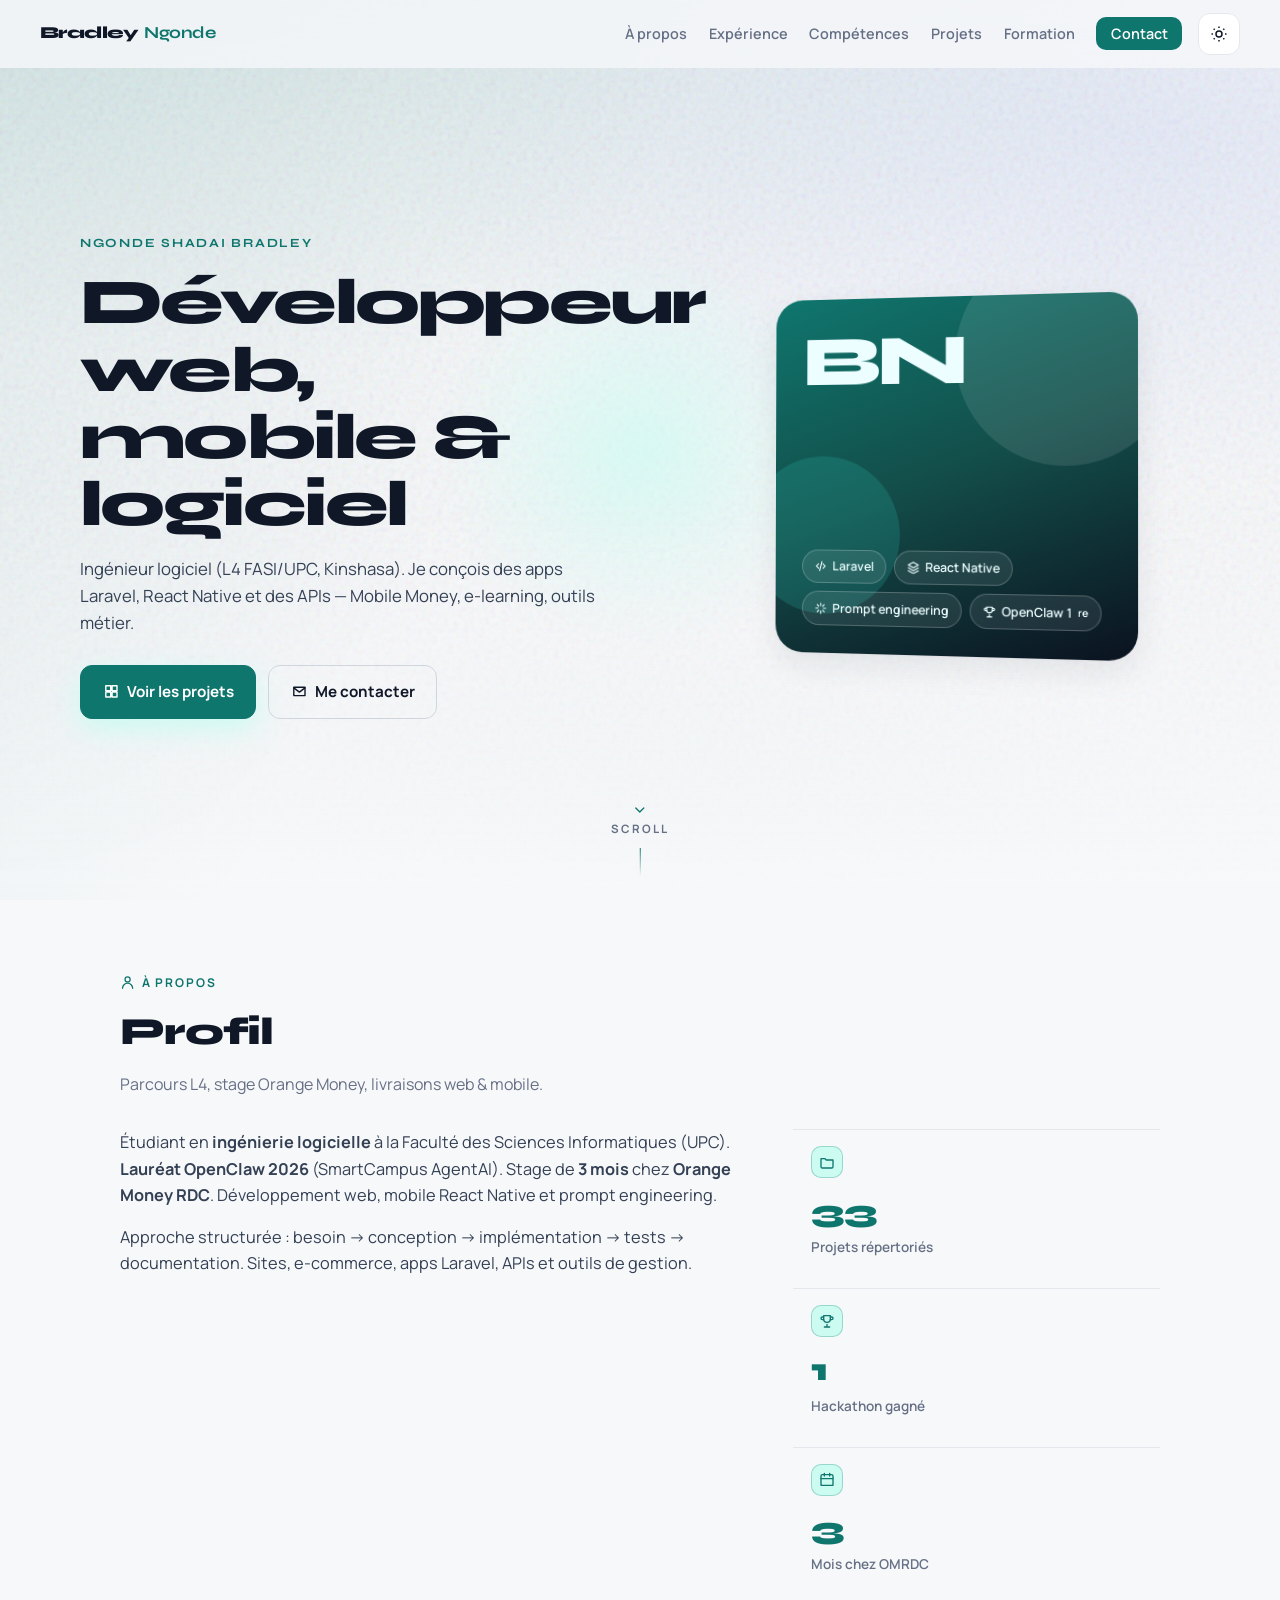
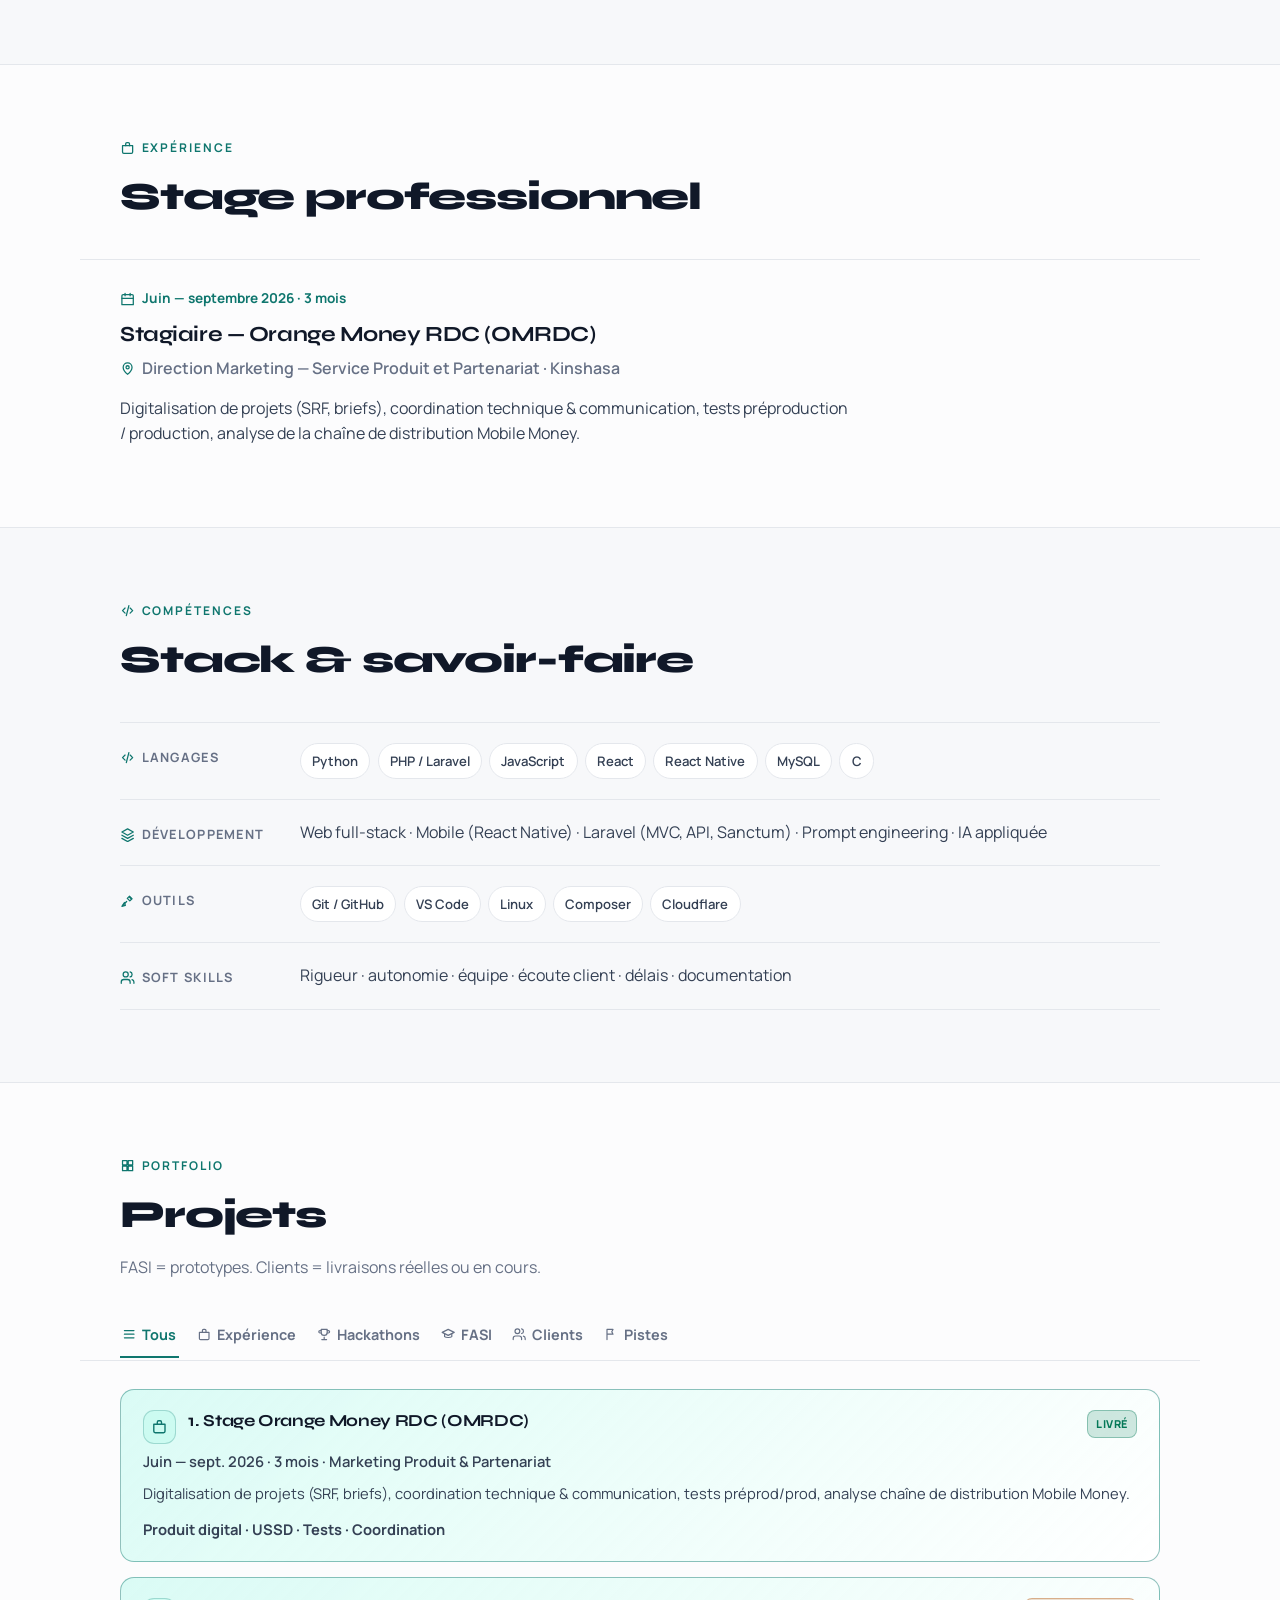
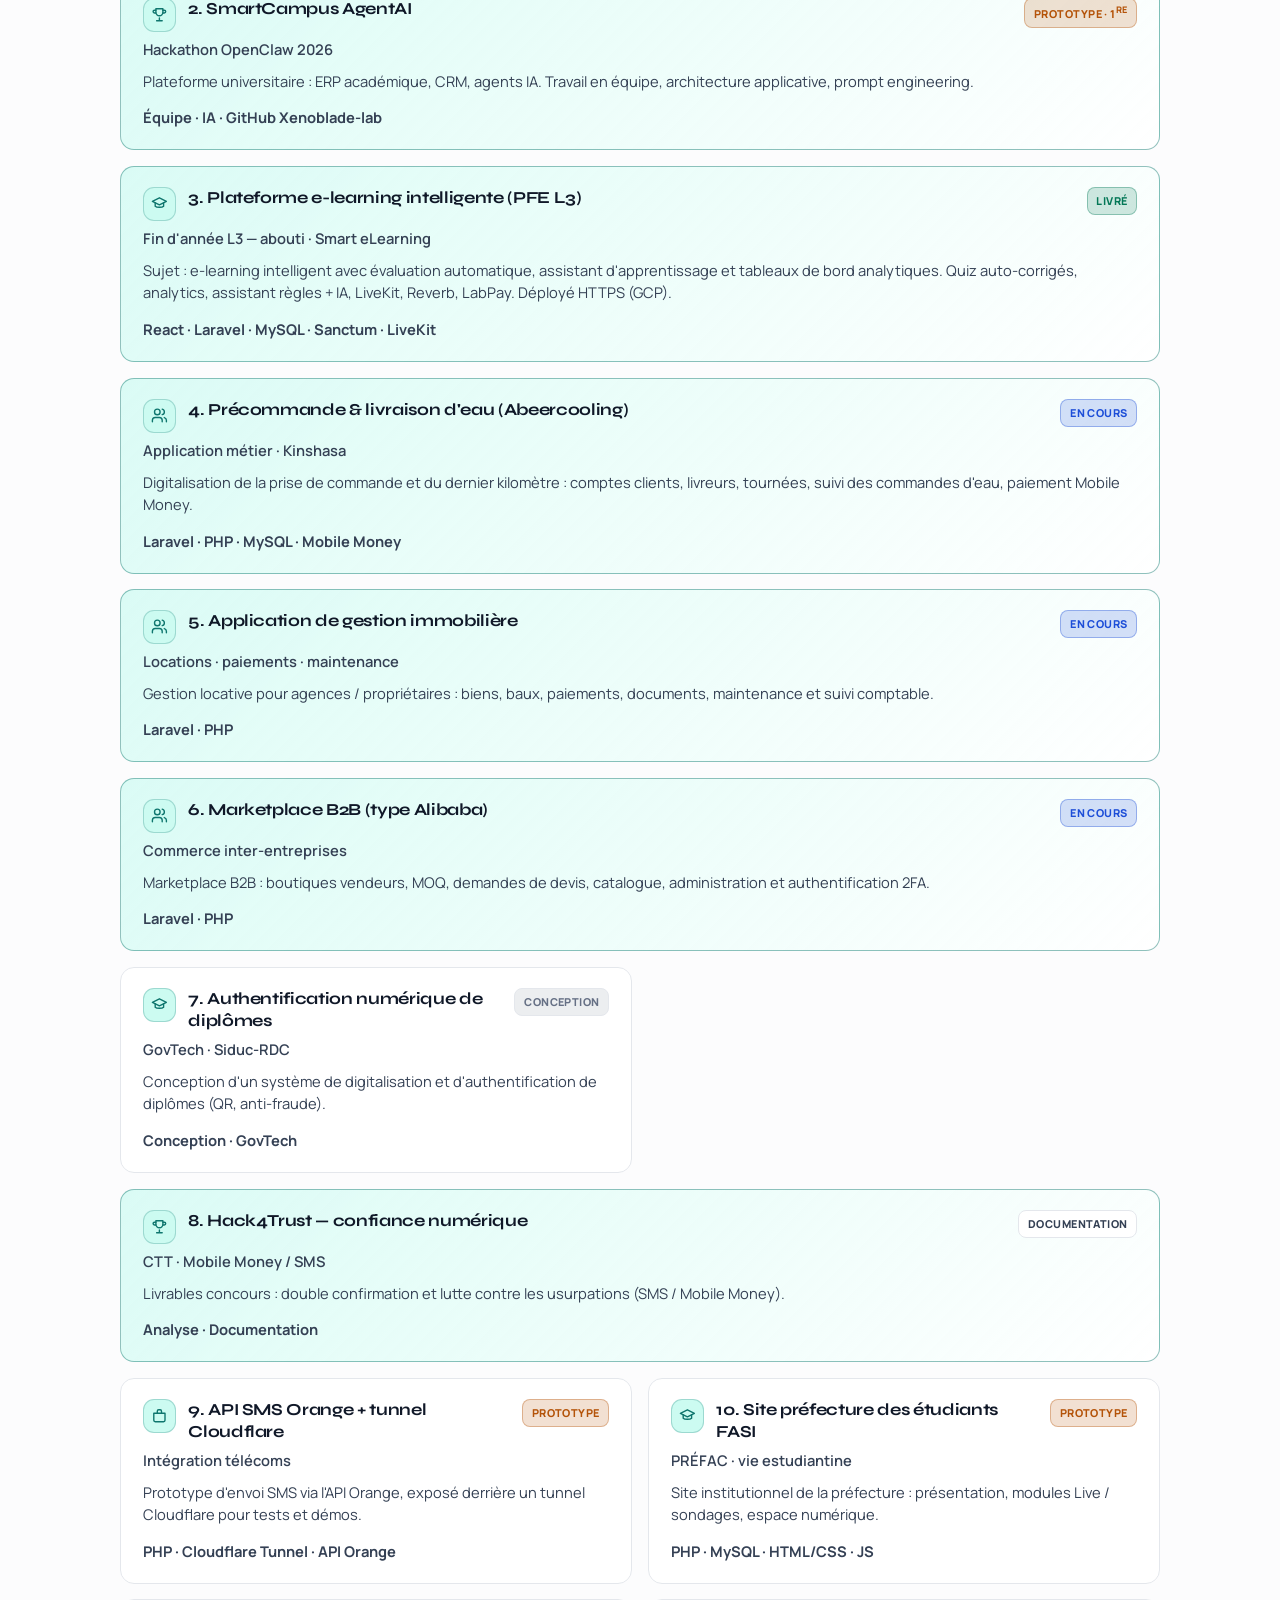
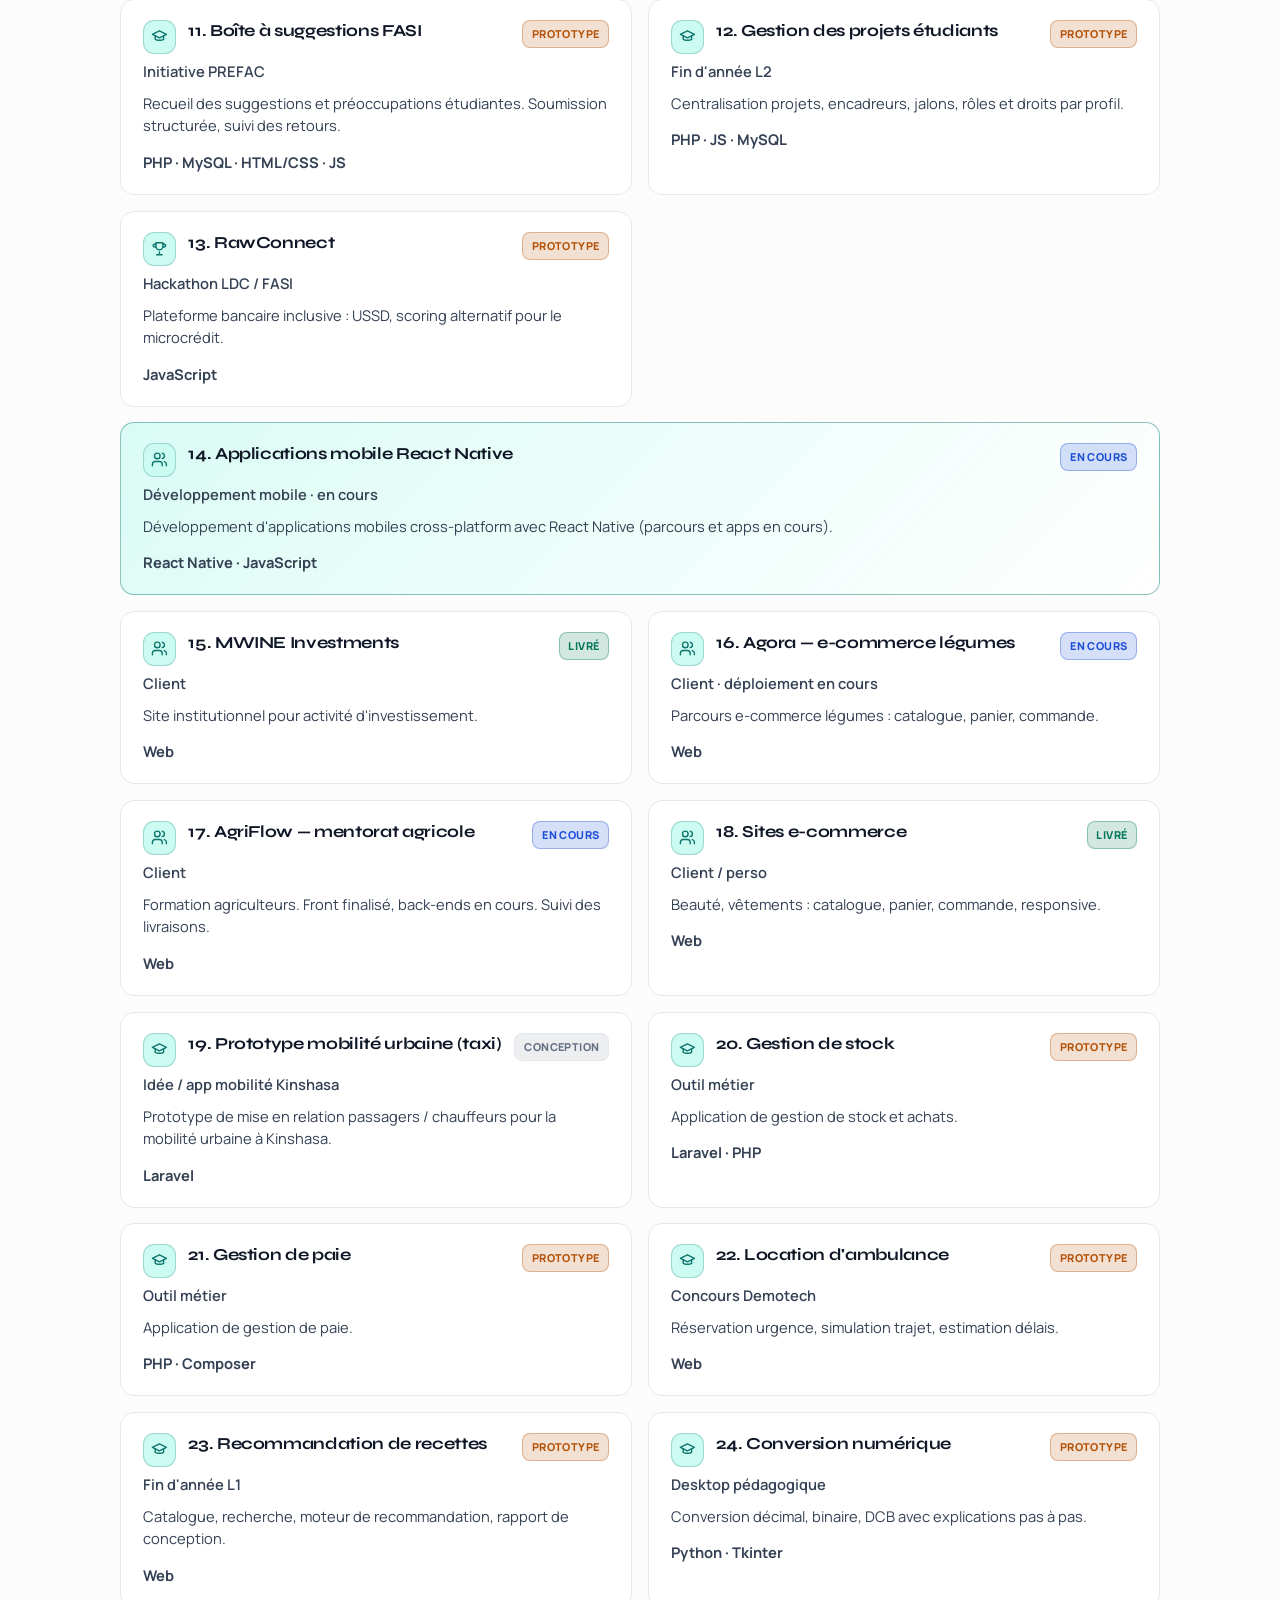
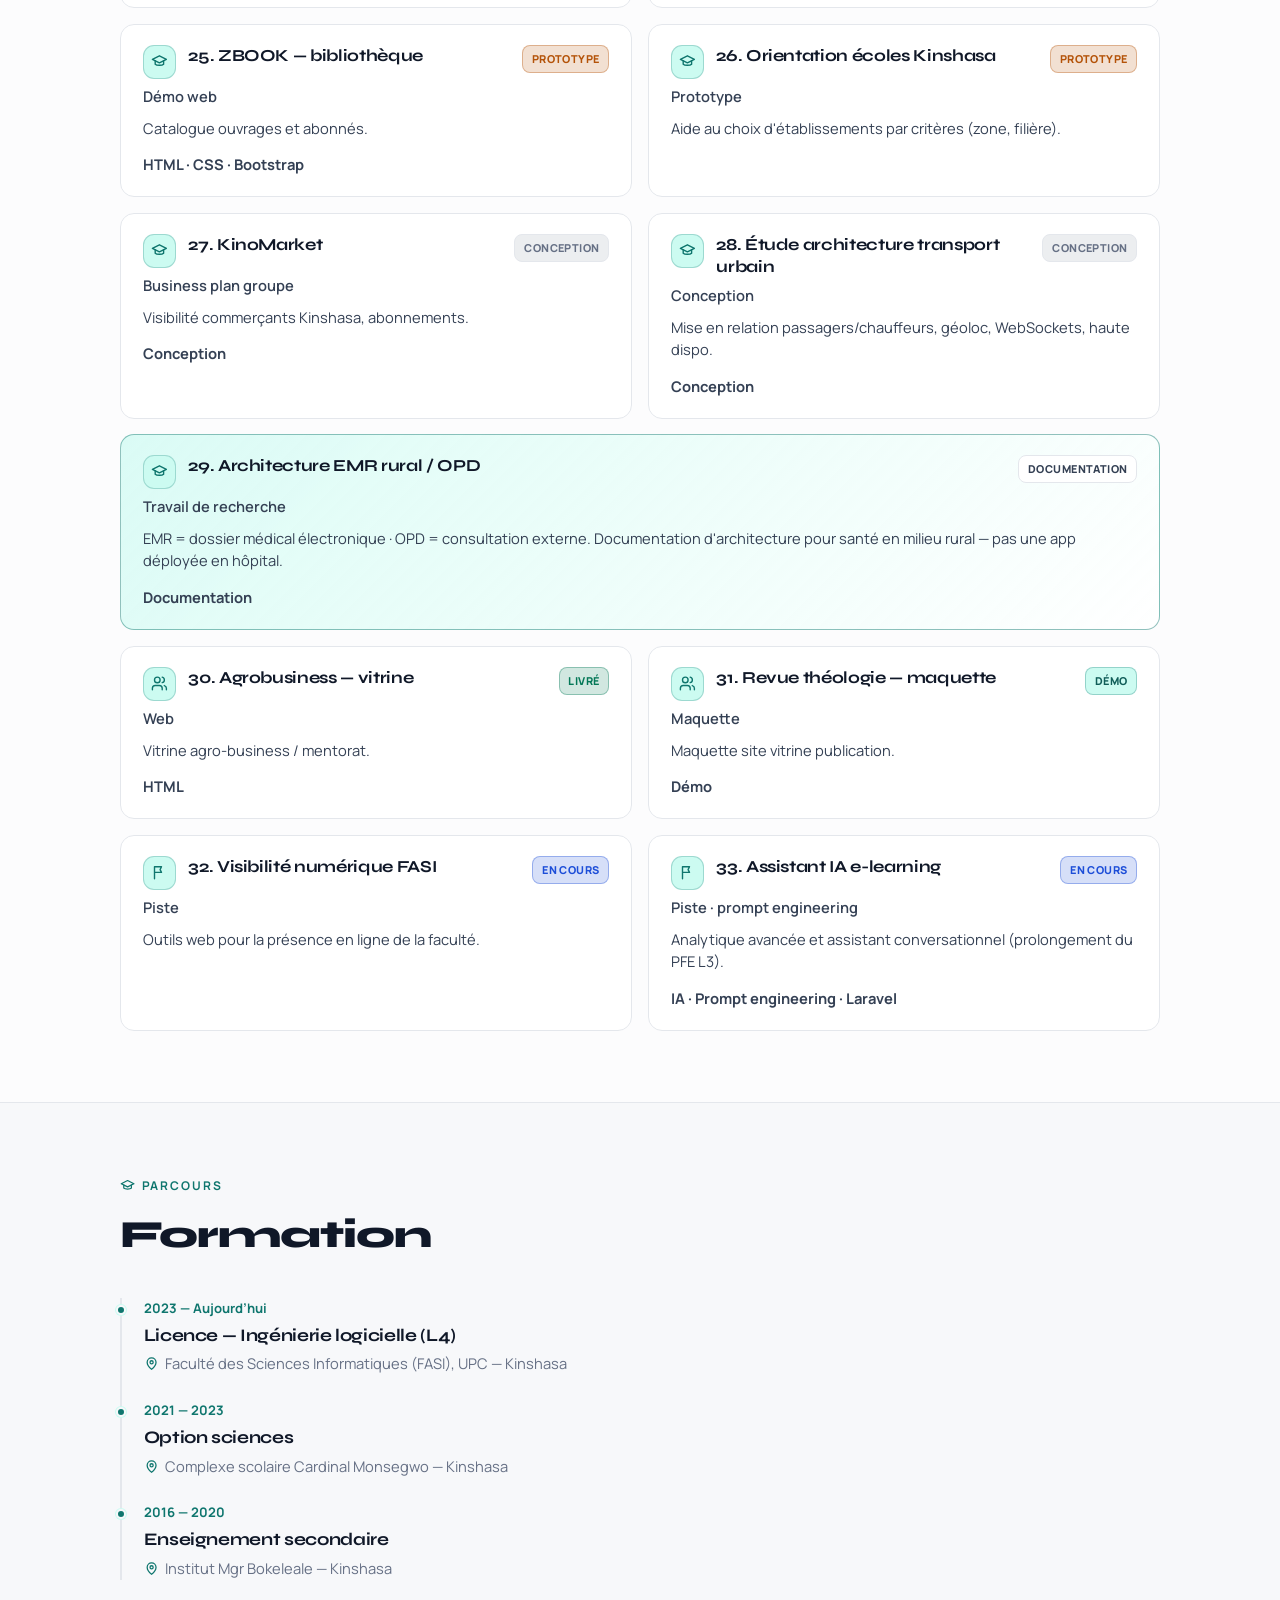
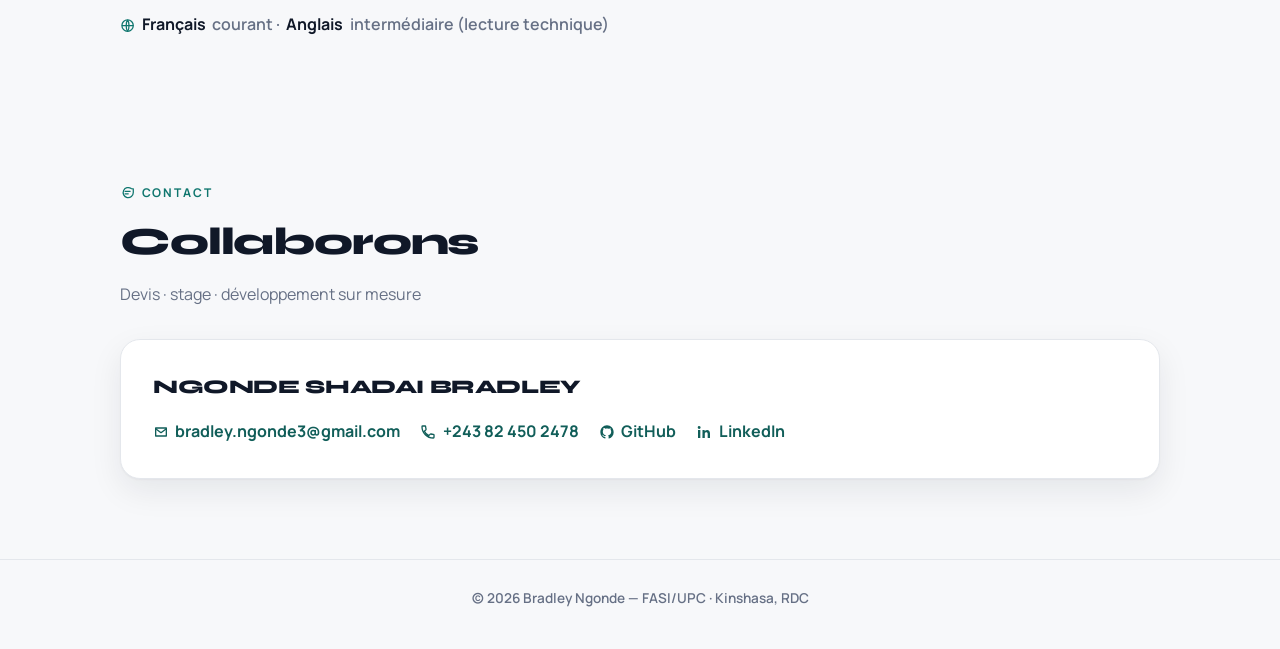
<file: index.html>
﻿<!DOCTYPE html>
<html lang="fr">
<head>
  <meta charset="UTF-8" />
  <meta name="viewport" content="width=device-width, initial-scale=1.0" />
  <meta name="description" content="Portfolio de NGONDE SHADAI BRADLEY — Développeur web, mobile & logiciel, React Native, Laravel, stage Orange Money RDC. FASI/UPC, Kinshasa." />
  <title>Bradley Ngonde — Portfolio</title>
  <link rel="preconnect" href="https://fonts.googleapis.com" />
  <link rel="preconnect" href="https://fonts.gstatic.com" crossorigin />
  <link href="https://fonts.googleapis.com/css2?family=Manrope:wght@400;500;600;700;800&family=Syne:wght@600;700;800&display=swap" rel="stylesheet" />
  <link rel="stylesheet" href="css/style.css" />
  <script>
    (function () {
      var t = localStorage.getItem("bn-theme");
      if (!t) t = window.matchMedia("(prefers-color-scheme: light)").matches ? "light" : "dark";
      document.documentElement.setAttribute("data-theme", t);
    })();
  </script>
</head>
<body>
  <svg xmlns="http://www.w3.org/2000/svg" class="svg-sprite" aria-hidden="true" focusable="false">
    <symbol id="i-arrow" viewBox="0 0 24 24"><path fill="none" stroke="currentColor" stroke-width="2" stroke-linecap="round" stroke-linejoin="round" d="M5 12h14M13 6l6 6-6 6"/></symbol>
    <symbol id="i-mail" viewBox="0 0 24 24"><path fill="none" stroke="currentColor" stroke-width="2" stroke-linecap="round" stroke-linejoin="round" d="M4 6h16v12H4z"/><path fill="none" stroke="currentColor" stroke-width="2" stroke-linecap="round" stroke-linejoin="round" d="m4 7 8 6 8-6"/></symbol>
    <symbol id="i-phone" viewBox="0 0 24 24"><path fill="none" stroke="currentColor" stroke-width="2" stroke-linecap="round" stroke-linejoin="round" d="M6.6 10.8c1.4 2.8 3.8 5.1 6.6 6.6l2.2-2.2c.3-.3.7-.4 1-.2 1.1.4 2.3.6 3.6.6.6 0 1 .4 1 1V20c0 .6-.4 1-1 1C10.6 21 3 13.4 3 4c0-.6.4-1 1-1h3.5c.6 0 1 .4 1 1 0 1.3.2 2.5.6 3.6.1.3 0 .7-.2 1L6.6 10.8z"/></symbol>
    <symbol id="i-github" viewBox="0 0 24 24"><path fill="currentColor" d="M12 2C6.5 2 2 6.6 2 12.2c0 4.5 2.9 8.3 6.9 9.6.5.1.7-.2.7-.5v-1.8c-2.8.6-3.4-1.4-3.4-1.4-.5-1.1-1.1-1.4-1.1-1.4-.9-.6.1-.6.1-.6 1 .1 1.5 1 1.5 1 .9 1.6 2.4 1.1 3 .9.1-.7.4-1.1.6-1.4-2.2-.3-4.6-1.2-4.6-5.1 0-1.1.4-2 1-2.7-.1-.3-.4-1.3.1-2.7 0 0 .8-.3 2.8 1 .8-.2 1.6-.3 2.4-.3s1.6.1 2.4.3c2-.1.2.8 2.8-1 .5 1.4.2 2.4.1 2.7.6.7 1 1.6 1 2.7 0 3.9-2.3 4.8-4.6 5.1.4.3.7.9.7 1.9v2.8c0 .3.2.6.7.5 4-1.3 6.9-5.1 6.9-9.6C22 6.6 17.5 2 12 2z"/></symbol>
    <symbol id="i-linkedin" viewBox="0 0 24 24"><path fill="currentColor" d="M6.5 21H3V9h3.5v12zM4.7 7.4A2 2 0 1 1 4.8 3a2 2 0 0 1-.1 4.4zM21 21h-3.5v-6.2c0-1.7-.7-2.6-2-2.6-1.2 0-1.9.8-2.2 1.6-.1.3-.1.7-.1 1.1V21H9.7s.1-10.8 0-12H13v1.9c.5-.8 1.5-2 3.7-2 2.6 0 4.3 1.7 4.3 5.4V21z"/></symbol>
    <symbol id="i-user" viewBox="0 0 24 24"><path fill="none" stroke="currentColor" stroke-width="2" stroke-linecap="round" stroke-linejoin="round" d="M20 21a8 8 0 1 0-16 0"/><circle cx="12" cy="7" r="4" fill="none" stroke="currentColor" stroke-width="2"/></symbol>
    <symbol id="i-briefcase" viewBox="0 0 24 24"><path fill="none" stroke="currentColor" stroke-width="2" stroke-linecap="round" stroke-linejoin="round" d="M4 9h16v10a2 2 0 0 1-2 2H6a2 2 0 0 1-2-2V9z"/><path fill="none" stroke="currentColor" stroke-width="2" stroke-linecap="round" stroke-linejoin="round" d="M9 9V6a2 2 0 0 1 2-2h2a2 2 0 0 1 2 2v3"/></symbol>
    <symbol id="i-code" viewBox="0 0 24 24"><path fill="none" stroke="currentColor" stroke-width="2" stroke-linecap="round" stroke-linejoin="round" d="m8 8-4 4 4 4M16 8l4 4-4 4M14 4l-4 16"/></symbol>
    <symbol id="i-grid" viewBox="0 0 24 24"><path fill="none" stroke="currentColor" stroke-width="2" stroke-linecap="round" stroke-linejoin="round" d="M4 4h7v7H4zM13 4h7v7h-7zM4 13h7v7H4zM13 13h7v7h-7z"/></symbol>
    <symbol id="i-grad" viewBox="0 0 24 24"><path fill="none" stroke="currentColor" stroke-width="2" stroke-linecap="round" stroke-linejoin="round" d="m12 4 10 5-10 5L2 9l10-5z"/><path fill="none" stroke="currentColor" stroke-width="2" stroke-linecap="round" stroke-linejoin="round" d="M6 11v5c2 2 10 2 12 0v-5"/></symbol>
    <symbol id="i-chat" viewBox="0 0 24 24"><path fill="none" stroke="currentColor" stroke-width="2" stroke-linecap="round" stroke-linejoin="round" d="M21 12a8 8 0 1 1-3.2-6.4L21 6v6z"/><path fill="none" stroke="currentColor" stroke-width="2" stroke-linecap="round" d="M8 10h8M8 14h5"/></symbol>
    <symbol id="i-folder" viewBox="0 0 24 24"><path fill="none" stroke="currentColor" stroke-width="2" stroke-linecap="round" stroke-linejoin="round" d="M3 7h6l2 2h10v10a2 2 0 0 1-2 2H5a2 2 0 0 1-2-2V7z"/></symbol>
    <symbol id="i-trophy" viewBox="0 0 24 24"><path fill="none" stroke="currentColor" stroke-width="2" stroke-linecap="round" stroke-linejoin="round" d="M8 21h8M12 17v4M7 4h10v5a5 5 0 0 1-10 0V4z"/><path fill="none" stroke="currentColor" stroke-width="2" stroke-linecap="round" stroke-linejoin="round" d="M17 6h2a2 2 0 0 1 0 4h-2M7 6H5a2 2 0 0 0 0 4h2"/></symbol>
    <symbol id="i-calendar" viewBox="0 0 24 24"><path fill="none" stroke="currentColor" stroke-width="2" stroke-linecap="round" stroke-linejoin="round" d="M5 4h14a2 2 0 0 1 2 2v14H3V6a2 2 0 0 1 2-2z"/><path fill="none" stroke="currentColor" stroke-width="2" stroke-linecap="round" d="M3 10h18M8 2v4M16 2v4"/></symbol>
    <symbol id="i-pin" viewBox="0 0 24 24"><path fill="none" stroke="currentColor" stroke-width="2" stroke-linecap="round" stroke-linejoin="round" d="M12 21s7-5.2 7-11a7 7 0 1 0-14 0c0 5.8 7 11 7 11z"/><circle cx="12" cy="10" r="2.5" fill="none" stroke="currentColor" stroke-width="2"/></symbol>
    <symbol id="i-tools" viewBox="0 0 24 24"><path fill="none" stroke="currentColor" stroke-width="2" stroke-linecap="round" stroke-linejoin="round" d="m14.7 6.3 3 3M4 20l6.5-6.5M15 5l4 4-3.5 3.5-4-4L15 5z"/><path fill="none" stroke="currentColor" stroke-width="2" stroke-linecap="round" stroke-linejoin="round" d="M3 21l5.5-1.5L7 15 3 21z"/></symbol>
    <symbol id="i-users" viewBox="0 0 24 24"><path fill="none" stroke="currentColor" stroke-width="2" stroke-linecap="round" stroke-linejoin="round" d="M16 21v-2a4 4 0 0 0-4-4H6a4 4 0 0 0-4 4v2"/><circle cx="9" cy="7" r="4" fill="none" stroke="currentColor" stroke-width="2"/><path fill="none" stroke="currentColor" stroke-width="2" stroke-linecap="round" stroke-linejoin="round" d="M22 21v-2a4 4 0 0 0-3-3.9M16 3.1a4 4 0 0 1 0 7.8"/></symbol>
    <symbol id="i-layers" viewBox="0 0 24 24"><path fill="none" stroke="currentColor" stroke-width="2" stroke-linecap="round" stroke-linejoin="round" d="m12 3 9 5-9 5-9-5 9-5z"/><path fill="none" stroke="currentColor" stroke-width="2" stroke-linecap="round" stroke-linejoin="round" d="m3 13 9 5 9-5M3 18l9 5 9-5"/></symbol>
    <symbol id="i-spark" viewBox="0 0 24 24"><path fill="none" stroke="currentColor" stroke-width="2" stroke-linecap="round" stroke-linejoin="round" d="M12 3v4M12 17v4M3 12h4M17 12h4M5.6 5.6l2.8 2.8M15.6 15.6l2.8 2.8M18.4 5.6l-2.8 2.8M8.4 15.6l-2.8 2.8"/></symbol>
    <symbol id="i-chevron" viewBox="0 0 24 24"><path fill="none" stroke="currentColor" stroke-width="2" stroke-linecap="round" stroke-linejoin="round" d="m6 9 6 6 6-6"/></symbol>
    <symbol id="i-external" viewBox="0 0 24 24"><path fill="none" stroke="currentColor" stroke-width="2" stroke-linecap="round" stroke-linejoin="round" d="M14 4h6v6M10 14 20 4M18 14v5a1 1 0 0 1-1 1H5a1 1 0 0 1-1-1V7a1 1 0 0 1 1-1h5"/></symbol>
    <symbol id="i-all" viewBox="0 0 24 24"><path fill="none" stroke="currentColor" stroke-width="2" stroke-linecap="round" d="M4 6h16M4 12h16M4 18h16"/></symbol>
    <symbol id="i-flag" viewBox="0 0 24 24"><path fill="none" stroke="currentColor" stroke-width="2" stroke-linecap="round" stroke-linejoin="round" d="M5 21V4m0 0h10l-2 4 2 4H5"/></symbol>
    <symbol id="i-lang" viewBox="0 0 24 24"><circle cx="12" cy="12" r="9" fill="none" stroke="currentColor" stroke-width="2"/><path fill="none" stroke="currentColor" stroke-width="2" d="M3 12h18M12 3c3 3.5 3 14.5 0 18M12 3c-3 3.5-3 14.5 0 18"/></symbol>
  </svg>

  <div class="loader" id="loader" aria-hidden="true">
    <div class="loader-mark">BN</div>
    <div class="loader-bar"></div>
  </div>
  <div class="page-bg" aria-hidden="true"></div>
  <div class="orb" id="orb" aria-hidden="true"></div>
  <div class="theme-veil" id="theme-veil" aria-hidden="true"></div>

  <nav class="nav" id="nav">
    <a href="#accueil" class="nav-logo">Bradley<span>Ngonde</span></a>
    <ul class="nav-links">
      <li><a href="#apropos">À propos</a></li>
      <li><a href="#experience">Expérience</a></li>
      <li><a href="#competences">Compétences</a></li>
      <li><a href="#projets">Projets</a></li>
      <li><a href="#formation">Formation</a></li>
      <li><a href="#contact" class="nav-cta">Contact</a></li>
    </ul>
    <div class="nav-actions">
      <button class="theme-toggle" id="theme-toggle" type="button" aria-label="Changer de thème" title="Changer de thème">
        <svg class="icon-sun" viewBox="0 0 24 24" fill="none" stroke="currentColor" stroke-width="2" aria-hidden="true">
          <circle cx="12" cy="12" r="4"></circle>
          <path d="M12 2v2M12 20v2M4.9 4.9l1.4 1.4M17.7 17.7l1.4 1.4M2 12h2M20 12h2M4.9 19.1l1.4-1.4M17.7 6.3l1.4-1.4"></path>
        </svg>
        <svg class="icon-moon" viewBox="0 0 24 24" fill="none" stroke="currentColor" stroke-width="2" aria-hidden="true">
          <path d="M21 14.5A8.5 8.5 0 1 1 9.5 3 7 7 0 0 0 21 14.5z"></path>
        </svg>
      </button>
      <button class="nav-toggle" type="button" aria-label="Menu" aria-expanded="false">
        <span></span><span></span>
      </button>
    </div>
  </nav>

  <header id="accueil" class="hero">
    <div class="hero-plane" aria-hidden="true"></div>
    <div class="hero-inner">
      <div class="hero-copy">
        <p class="hero-brand">NGONDE SHADAI BRADLEY</p>
        <h1>Développeur web,<br />mobile &amp; logiciel</h1>
        <p class="hero-lead">
          Ingénieur logiciel (L4 FASI/UPC, Kinshasa). Je conçois des apps Laravel, React Native et des APIs — Mobile Money, e-learning, outils métier.
        </p>
        <div class="hero-cta">
          <a href="#projets" class="btn btn-primary">
            <svg class="ico" aria-hidden="true"><use href="#i-grid"></use></svg>
            Voir les projets
          </a>
          <a href="#contact" class="btn btn-ghost">
            <svg class="ico" aria-hidden="true"><use href="#i-mail"></use></svg>
            Me contacter
          </a>
        </div>
      </div>
      <aside class="hero-visual" aria-hidden="true">
        <div class="hero-panel">
          <div class="hero-mark">BN</div>
          <ul class="hero-chips">
            <li><svg class="ico" aria-hidden="true"><use href="#i-code"></use></svg>Laravel</li>
            <li><svg class="ico" aria-hidden="true"><use href="#i-layers"></use></svg>React Native</li>
            <li><svg class="ico" aria-hidden="true"><use href="#i-spark"></use></svg>Prompt engineering</li>
            <li><svg class="ico" aria-hidden="true"><use href="#i-trophy"></use></svg>OpenClaw 1<sup>re</sup></li>
          </ul>
        </div>
      </aside>
    </div>
    <div class="scroll-hint"><svg class="ico" aria-hidden="true"><use href="#i-chevron"></use></svg> Scroll</div>
  </header>

  <section id="apropos" class="section">
    <div class="section-head">
      <p class="eyebrow"><svg class="ico" aria-hidden="true"><use href="#i-user"></use></svg> À propos</p>
      <h2>Profil</h2>
      <p class="section-sub">Parcours L4, stage Orange Money, livraisons web &amp; mobile.</p>
    </div>
    <div class="about-layout">
      <div class="about-copy reveal">
        <p>
          Étudiant en <strong>ingénierie logicielle</strong> à la Faculté des Sciences Informatiques (UPC).
          <strong>Lauréat OpenClaw 2026</strong> (SmartCampus AgentAI). Stage de <strong>3 mois</strong> chez
          <strong>Orange Money RDC</strong>. Développement web, mobile React Native et prompt engineering.
        </p>
        <p>
          Approche structurée : besoin → conception → implémentation → tests → documentation.
          Sites, e-commerce, apps Laravel, APIs et outils de gestion.
        </p>
      </div>
      <dl class="about-metrics reveal">
        <div>
          <div class="metric-ico" aria-hidden="true"><svg class="ico"><use href="#i-folder"></use></svg></div>
          <dt data-count="33">0</dt>
          <dd>Projets répertoriés</dd>
        </div>
        <div>
          <div class="metric-ico" aria-hidden="true"><svg class="ico"><use href="#i-trophy"></use></svg></div>
          <dt data-count="1">0</dt>
          <dd>Hackathon gagné</dd>
        </div>
        <div>
          <div class="metric-ico" aria-hidden="true"><svg class="ico"><use href="#i-calendar"></use></svg></div>
          <dt data-count="3">0</dt>
          <dd>Mois chez OMRDC</dd>
        </div>
      </dl>
    </div>
  </section>

  <section id="experience" class="section section-alt">
    <div class="section-head">
      <p class="eyebrow"><svg class="ico" aria-hidden="true"><use href="#i-briefcase"></use></svg> Expérience</p>
      <h2>Stage professionnel</h2>
    </div>
    <article class="exp-block reveal">
      <p class="exp-when"><svg class="ico" aria-hidden="true"><use href="#i-calendar"></use></svg> Juin — septembre 2026 · 3 mois</p>
      <h3>Stagiaire — Orange Money RDC (OMRDC)</h3>
      <p class="exp-where"><svg class="ico" aria-hidden="true"><use href="#i-pin"></use></svg> Direction Marketing — Service Produit et Partenariat · Kinshasa</p>
      <p class="exp-body">
        Digitalisation de projets (SRF, briefs), coordination technique &amp; communication,
        tests préproduction / production, analyse de la chaîne de distribution Mobile Money.
      </p>
    </article>
  </section>

  <section id="competences" class="section">
    <div class="section-head">
      <p class="eyebrow"><svg class="ico" aria-hidden="true"><use href="#i-code"></use></svg> Compétences</p>
      <h2>Stack &amp; savoir-faire</h2>
    </div>
    <div class="skills-rows">
      <div class="skill-row reveal">
        <h3><svg class="ico" aria-hidden="true"><use href="#i-code"></use></svg> Langages</h3>
        <ul class="chip-list">
          <li>Python</li>
          <li>PHP / Laravel</li>
          <li>JavaScript</li>
          <li>React</li>
          <li>React Native</li>
          <li>MySQL</li>
          <li>C</li>
        </ul>
      </div>
      <div class="skill-row reveal">
        <h3><svg class="ico" aria-hidden="true"><use href="#i-layers"></use></svg> Développement</h3>
        <p>Web full-stack · Mobile (React Native) · Laravel (MVC, API, Sanctum) · Prompt engineering · IA appliquée</p>
      </div>
      <div class="skill-row reveal">
        <h3><svg class="ico" aria-hidden="true"><use href="#i-tools"></use></svg> Outils</h3>
        <ul class="chip-list">
          <li>Git / GitHub</li>
          <li>VS Code</li>
          <li>Linux</li>
          <li>Composer</li>
          <li>Cloudflare</li>
        </ul>
      </div>
      <div class="skill-row reveal">
        <h3><svg class="ico" aria-hidden="true"><use href="#i-users"></use></svg> Soft skills</h3>
        <p>Rigueur · autonomie · équipe · écoute client · délais · documentation</p>
      </div>
    </div>
  </section>

  <section id="projets" class="section section-alt">
    <div class="section-head">
      <p class="eyebrow"><svg class="ico" aria-hidden="true"><use href="#i-grid"></use></svg> Portfolio</p>
      <h2>Projets</h2>
      <p class="section-sub">FASI = prototypes. Clients = livraisons réelles ou en cours.</p>
    </div>
    <div class="filters reveal" role="tablist" aria-label="Filtrer les projets">
      <button class="filter-btn active" data-filter="all" type="button"><svg class="ico" aria-hidden="true"><use href="#i-all"></use></svg> Tous</button>
      <button class="filter-btn" data-filter="experience" type="button"><svg class="ico" aria-hidden="true"><use href="#i-briefcase"></use></svg> Expérience</button>
      <button class="filter-btn" data-filter="hackathon" type="button"><svg class="ico" aria-hidden="true"><use href="#i-trophy"></use></svg> Hackathons</button>
      <button class="filter-btn" data-filter="fasi" type="button"><svg class="ico" aria-hidden="true"><use href="#i-grad"></use></svg> FASI</button>
      <button class="filter-btn" data-filter="client" type="button"><svg class="ico" aria-hidden="true"><use href="#i-users"></use></svg> Clients</button>
      <button class="filter-btn" data-filter="piste" type="button"><svg class="ico" aria-hidden="true"><use href="#i-flag"></use></svg> Pistes</button>
    </div>
    <div id="projects-grid" class="projects-grid"></div>
  </section>

  <section id="formation" class="section">
    <div class="section-head">
      <p class="eyebrow"><svg class="ico" aria-hidden="true"><use href="#i-grad"></use></svg> Parcours</p>
      <h2>Formation</h2>
    </div>
    <ol class="timeline">
      <li class="timeline-item reveal">
        <p class="period">2023 — Aujourd’hui</p>
        <h3>Licence — Ingénierie logicielle (L4)</h3>
        <p class="place"><svg class="ico" aria-hidden="true"><use href="#i-pin"></use></svg> Faculté des Sciences Informatiques (FASI), UPC — Kinshasa</p>
      </li>
      <li class="timeline-item reveal">
        <p class="period">2021 — 2023</p>
        <h3>Option sciences</h3>
        <p class="place"><svg class="ico" aria-hidden="true"><use href="#i-pin"></use></svg> Complexe scolaire Cardinal Monsegwo — Kinshasa</p>
      </li>
      <li class="timeline-item reveal">
        <p class="period">2016 — 2020</p>
        <h3>Enseignement secondaire</h3>
        <p class="place"><svg class="ico" aria-hidden="true"><use href="#i-pin"></use></svg> Institut Mgr Bokeleale — Kinshasa</p>
      </li>
    </ol>
    <p class="langs reveal"><svg class="ico" aria-hidden="true"><use href="#i-lang"></use></svg> <strong>Français</strong> courant · <strong>Anglais</strong> intermédiaire (lecture technique)</p>
  </section>

  <section id="contact" class="section contact-section">
    <div class="section-head">
      <p class="eyebrow"><svg class="ico" aria-hidden="true"><use href="#i-chat"></use></svg> Contact</p>
      <h2>Collaborons</h2>
      <p class="section-sub">Devis · stage · développement sur mesure</p>
    </div>
    <div class="contact-panel reveal">
      <p class="contact-name">NGONDE SHADAI BRADLEY</p>
      <div class="contact-links">
        <a href="mailto:bradley.ngonde3@gmail.com"><svg class="ico" aria-hidden="true"><use href="#i-mail"></use></svg> bradley.ngonde3@gmail.com</a>
        <a href="tel:+243824502478"><svg class="ico" aria-hidden="true"><use href="#i-phone"></use></svg> +243 82 450 2478</a>
        <a href="https://github.com/Xenoblade-lab" target="_blank" rel="noopener"><svg class="ico" aria-hidden="true"><use href="#i-github"></use></svg> GitHub</a>
        <a href="https://www.linkedin.com/in/bradley-ngonde-488058343/" target="_blank" rel="noopener"><svg class="ico" aria-hidden="true"><use href="#i-linkedin"></use></svg> LinkedIn</a>
      </div>
    </div>
  </section>

  <footer class="site-footer">
    <p>© 2026 Bradley Ngonde — FASI/UPC · Kinshasa, RDC</p>
  </footer>

  <script src="js/main.js"></script>
</body>
</html>
</file>
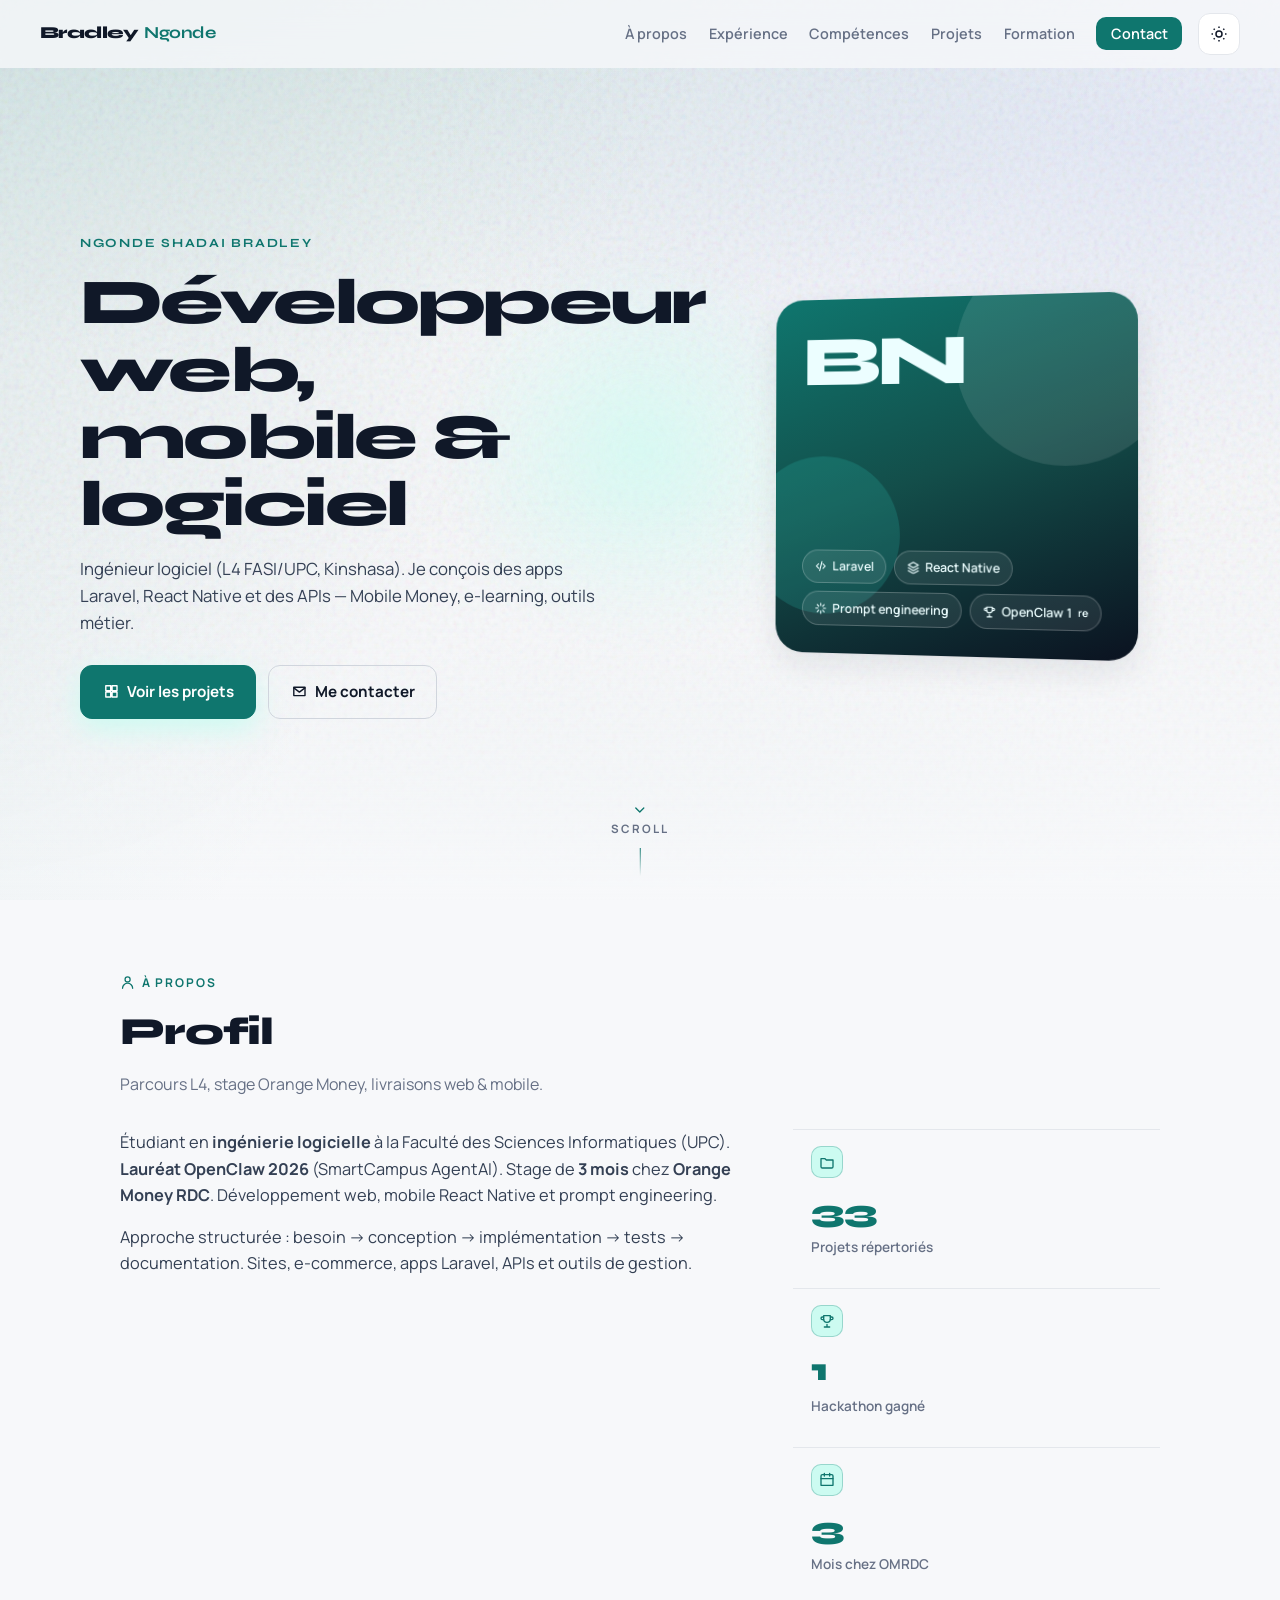
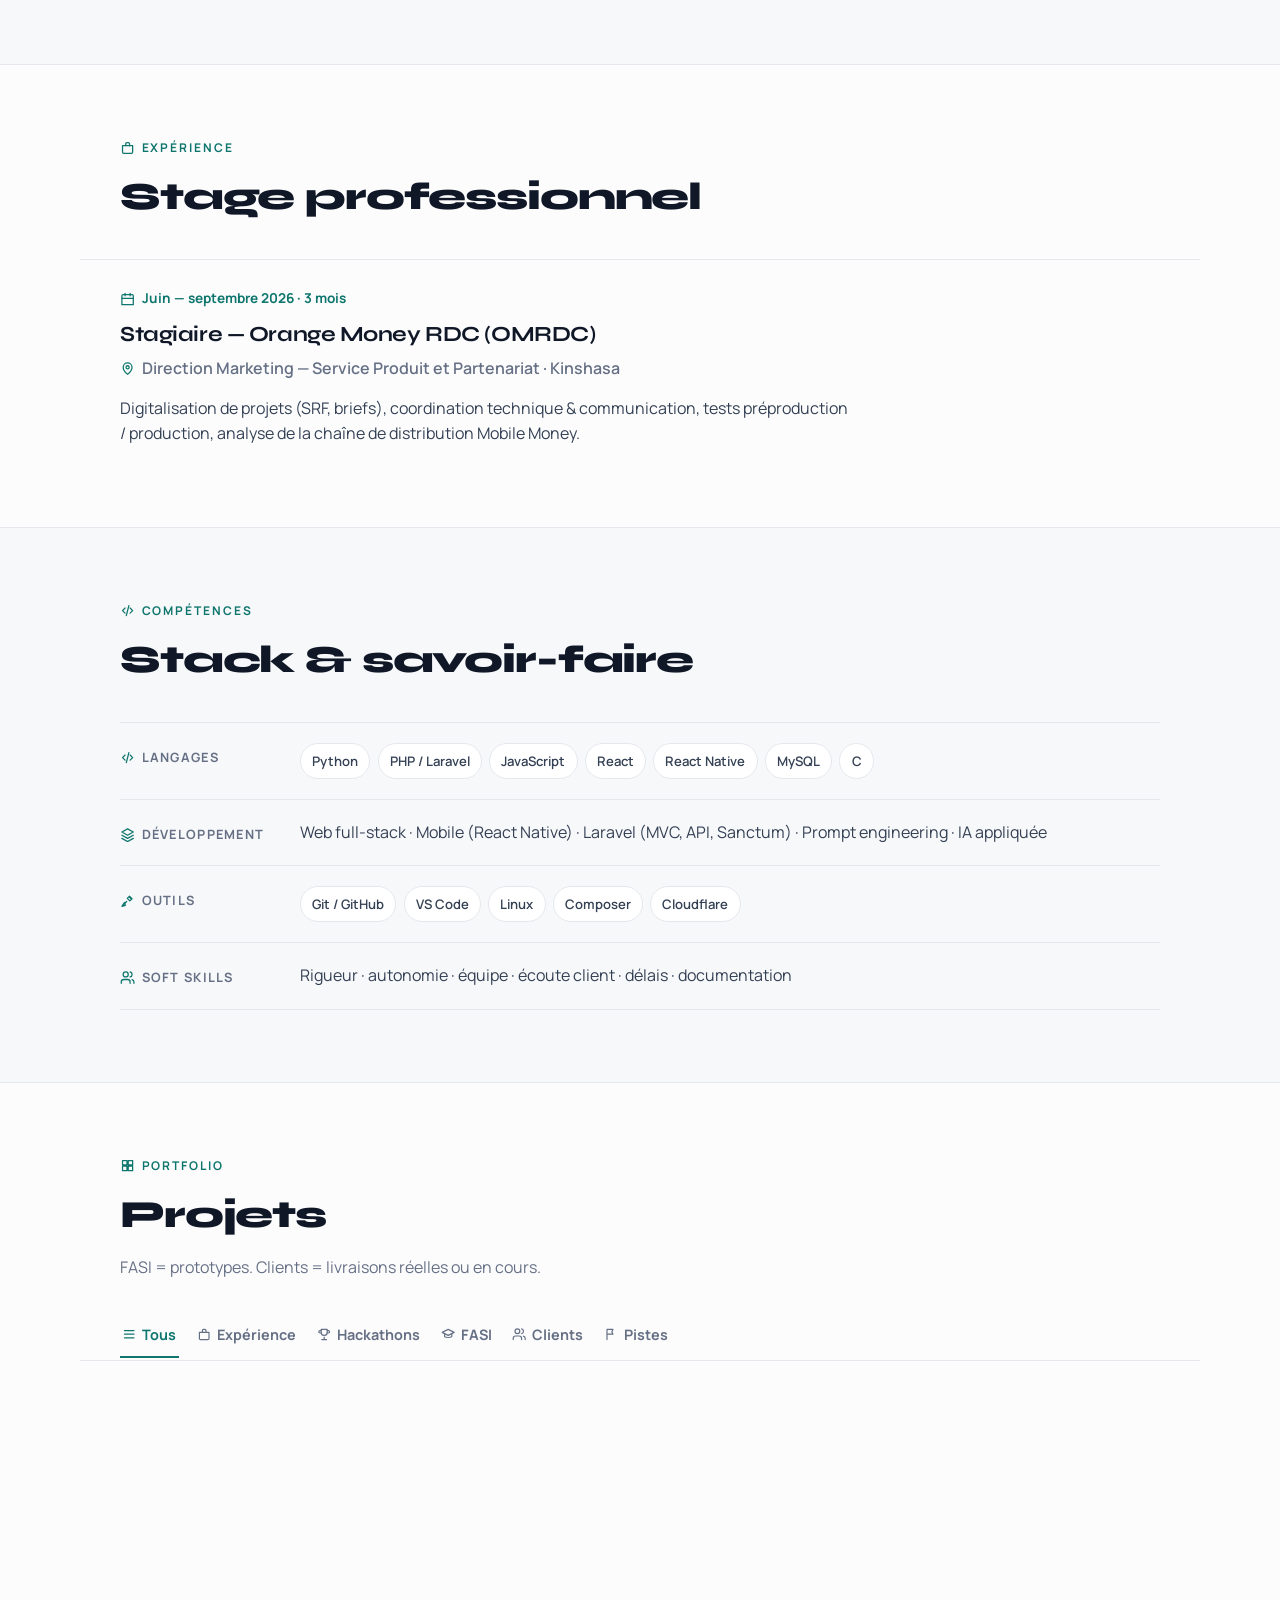
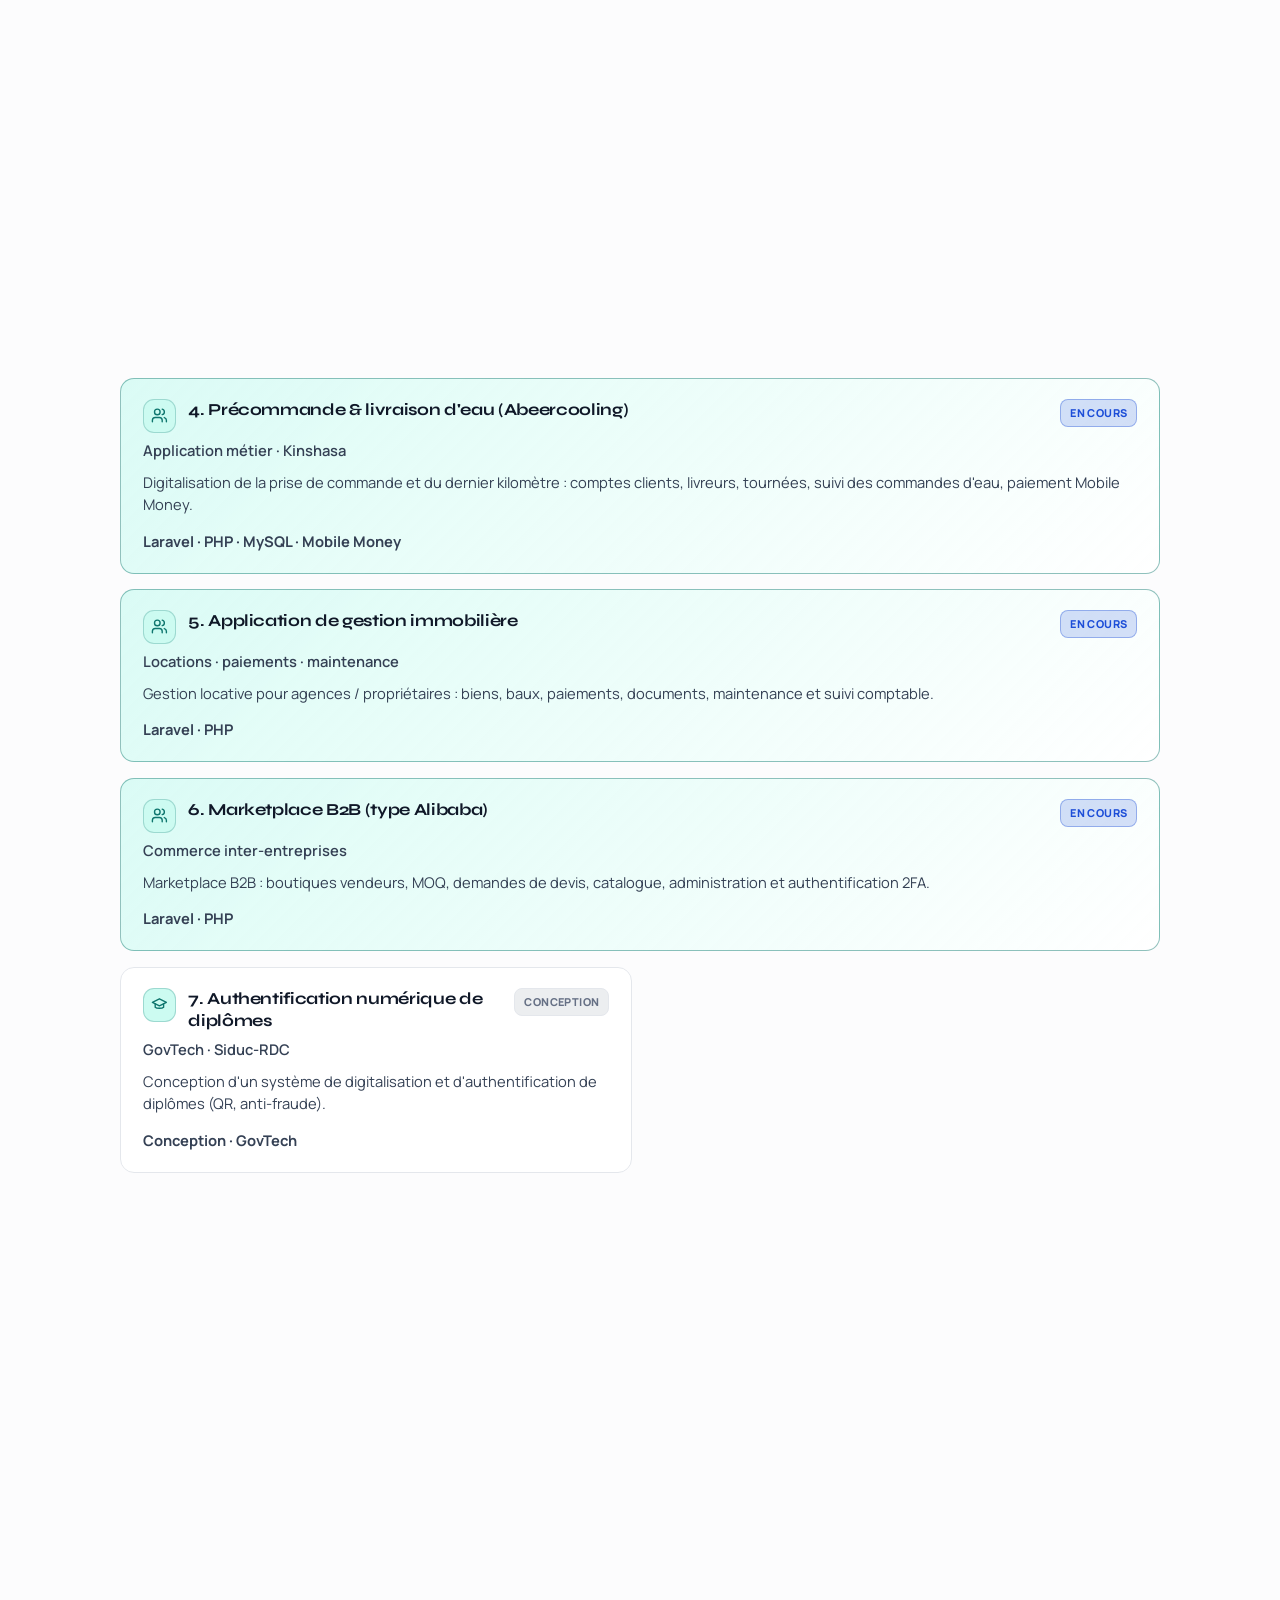
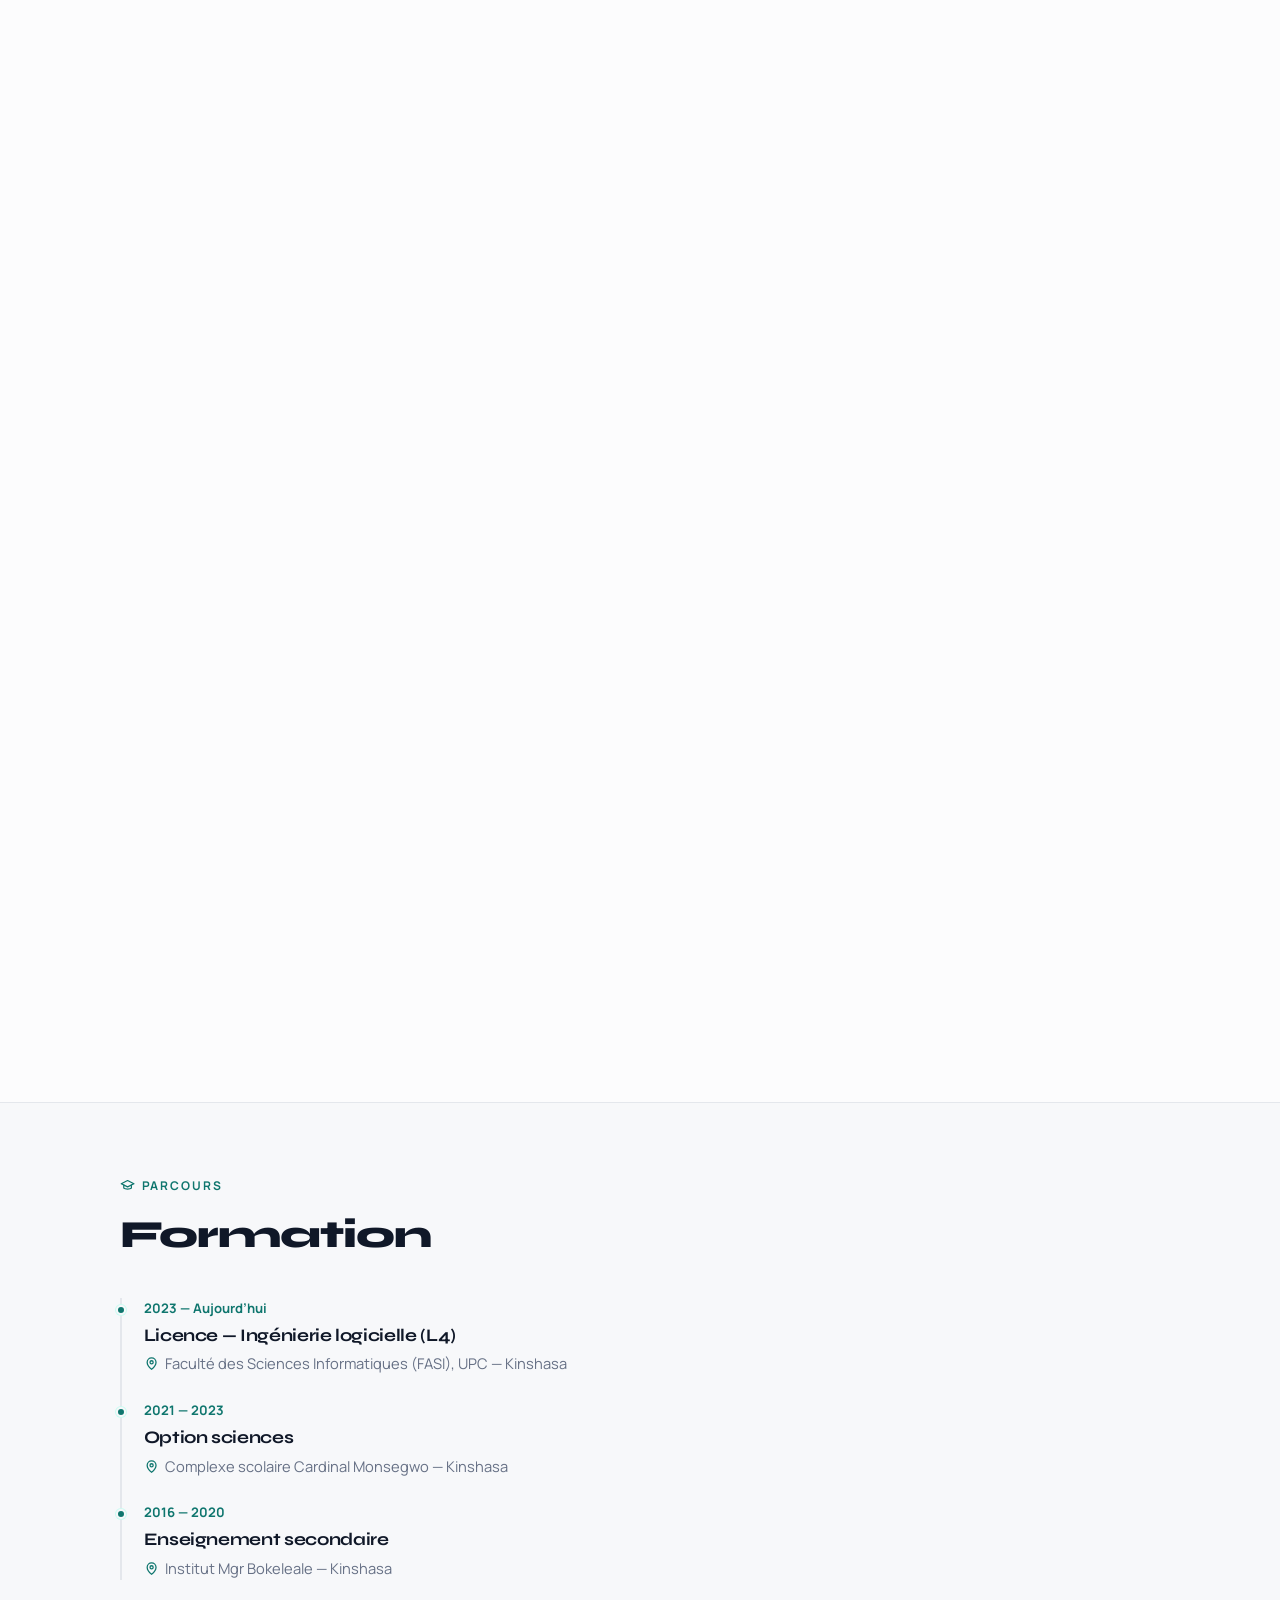
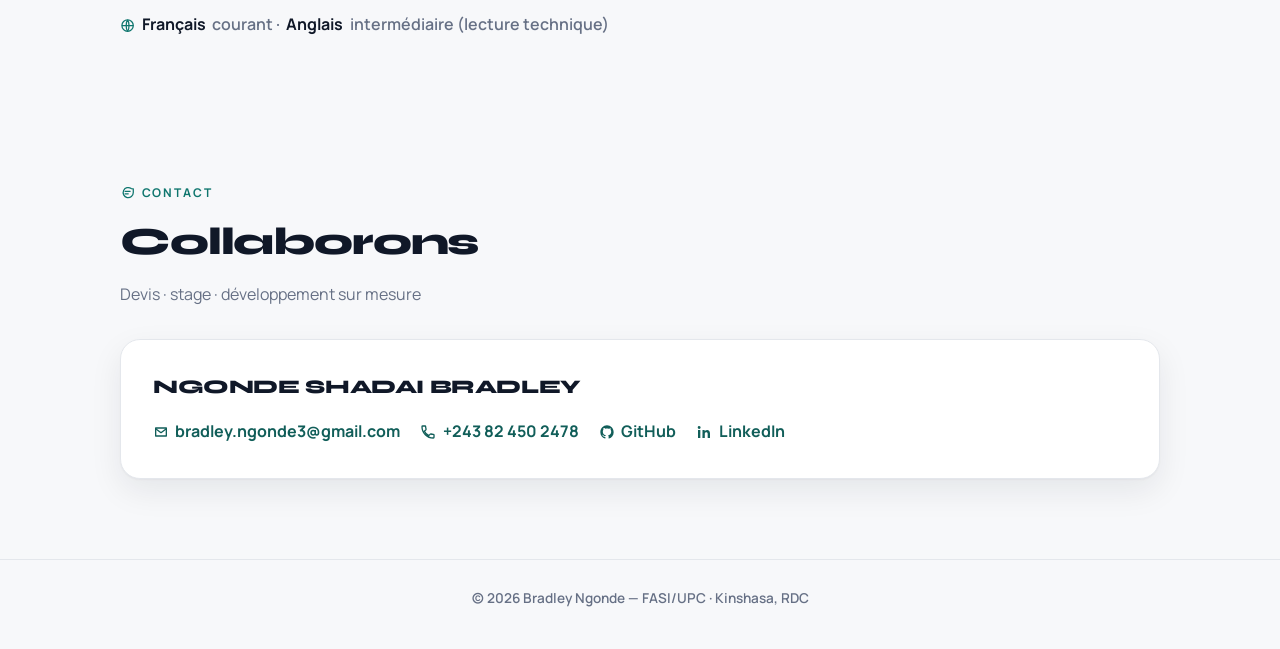
<file: index_maj.html>
﻿<!DOCTYPE html>
<html lang="fr">
<head>
  <meta charset="UTF-8" />
  <meta name="viewport" content="width=device-width, initial-scale=1.0" />
  <meta name="description" content="Portfolio de NGONDE SHADAI BRADLEY — Développeur web, mobile & logiciel, React Native, Laravel, stage Orange Money RDC. FASI/UPC, Kinshasa." />
  <title>Bradley Ngonde — Portfolio (maj)</title>
  <link rel="preconnect" href="https://fonts.googleapis.com" />
  <link rel="preconnect" href="https://fonts.gstatic.com" crossorigin />
  <link href="https://fonts.googleapis.com/css2?family=Manrope:wght@400;500;600;700;800&family=Syne:wght@600;700;800&display=swap" rel="stylesheet" />
  <link rel="stylesheet" href="css/style.css" />
  <script>
    (function () {
      var t = localStorage.getItem("bn-theme");
      if (!t) t = window.matchMedia("(prefers-color-scheme: light)").matches ? "light" : "dark";
      document.documentElement.setAttribute("data-theme", t);
    })();
  </script>
</head>
<body>
  <svg xmlns="http://www.w3.org/2000/svg" class="svg-sprite" aria-hidden="true" focusable="false">
    <symbol id="i-arrow" viewBox="0 0 24 24"><path fill="none" stroke="currentColor" stroke-width="2" stroke-linecap="round" stroke-linejoin="round" d="M5 12h14M13 6l6 6-6 6"/></symbol>
    <symbol id="i-mail" viewBox="0 0 24 24"><path fill="none" stroke="currentColor" stroke-width="2" stroke-linecap="round" stroke-linejoin="round" d="M4 6h16v12H4z"/><path fill="none" stroke="currentColor" stroke-width="2" stroke-linecap="round" stroke-linejoin="round" d="m4 7 8 6 8-6"/></symbol>
    <symbol id="i-phone" viewBox="0 0 24 24"><path fill="none" stroke="currentColor" stroke-width="2" stroke-linecap="round" stroke-linejoin="round" d="M6.6 10.8c1.4 2.8 3.8 5.1 6.6 6.6l2.2-2.2c.3-.3.7-.4 1-.2 1.1.4 2.3.6 3.6.6.6 0 1 .4 1 1V20c0 .6-.4 1-1 1C10.6 21 3 13.4 3 4c0-.6.4-1 1-1h3.5c.6 0 1 .4 1 1 0 1.3.2 2.5.6 3.6.1.3 0 .7-.2 1L6.6 10.8z"/></symbol>
    <symbol id="i-github" viewBox="0 0 24 24"><path fill="currentColor" d="M12 2C6.5 2 2 6.6 2 12.2c0 4.5 2.9 8.3 6.9 9.6.5.1.7-.2.7-.5v-1.8c-2.8.6-3.4-1.4-3.4-1.4-.5-1.1-1.1-1.4-1.1-1.4-.9-.6.1-.6.1-.6 1 .1 1.5 1 1.5 1 .9 1.6 2.4 1.1 3 .9.1-.7.4-1.1.6-1.4-2.2-.3-4.6-1.2-4.6-5.1 0-1.1.4-2 1-2.7-.1-.3-.4-1.3.1-2.7 0 0 .8-.3 2.8 1 .8-.2 1.6-.3 2.4-.3s1.6.1 2.4.3c2-.1.2.8 2.8-1 .5 1.4.2 2.4.1 2.7.6.7 1 1.6 1 2.7 0 3.9-2.3 4.8-4.6 5.1.4.3.7.9.7 1.9v2.8c0 .3.2.6.7.5 4-1.3 6.9-5.1 6.9-9.6C22 6.6 17.5 2 12 2z"/></symbol>
    <symbol id="i-linkedin" viewBox="0 0 24 24"><path fill="currentColor" d="M6.5 21H3V9h3.5v12zM4.7 7.4A2 2 0 1 1 4.8 3a2 2 0 0 1-.1 4.4zM21 21h-3.5v-6.2c0-1.7-.7-2.6-2-2.6-1.2 0-1.9.8-2.2 1.6-.1.3-.1.7-.1 1.1V21H9.7s.1-10.8 0-12H13v1.9c.5-.8 1.5-2 3.7-2 2.6 0 4.3 1.7 4.3 5.4V21z"/></symbol>
    <symbol id="i-user" viewBox="0 0 24 24"><path fill="none" stroke="currentColor" stroke-width="2" stroke-linecap="round" stroke-linejoin="round" d="M20 21a8 8 0 1 0-16 0"/><circle cx="12" cy="7" r="4" fill="none" stroke="currentColor" stroke-width="2"/></symbol>
    <symbol id="i-briefcase" viewBox="0 0 24 24"><path fill="none" stroke="currentColor" stroke-width="2" stroke-linecap="round" stroke-linejoin="round" d="M4 9h16v10a2 2 0 0 1-2 2H6a2 2 0 0 1-2-2V9z"/><path fill="none" stroke="currentColor" stroke-width="2" stroke-linecap="round" stroke-linejoin="round" d="M9 9V6a2 2 0 0 1 2-2h2a2 2 0 0 1 2 2v3"/></symbol>
    <symbol id="i-code" viewBox="0 0 24 24"><path fill="none" stroke="currentColor" stroke-width="2" stroke-linecap="round" stroke-linejoin="round" d="m8 8-4 4 4 4M16 8l4 4-4 4M14 4l-4 16"/></symbol>
    <symbol id="i-grid" viewBox="0 0 24 24"><path fill="none" stroke="currentColor" stroke-width="2" stroke-linecap="round" stroke-linejoin="round" d="M4 4h7v7H4zM13 4h7v7h-7zM4 13h7v7H4zM13 13h7v7h-7z"/></symbol>
    <symbol id="i-grad" viewBox="0 0 24 24"><path fill="none" stroke="currentColor" stroke-width="2" stroke-linecap="round" stroke-linejoin="round" d="m12 4 10 5-10 5L2 9l10-5z"/><path fill="none" stroke="currentColor" stroke-width="2" stroke-linecap="round" stroke-linejoin="round" d="M6 11v5c2 2 10 2 12 0v-5"/></symbol>
    <symbol id="i-chat" viewBox="0 0 24 24"><path fill="none" stroke="currentColor" stroke-width="2" stroke-linecap="round" stroke-linejoin="round" d="M21 12a8 8 0 1 1-3.2-6.4L21 6v6z"/><path fill="none" stroke="currentColor" stroke-width="2" stroke-linecap="round" d="M8 10h8M8 14h5"/></symbol>
    <symbol id="i-folder" viewBox="0 0 24 24"><path fill="none" stroke="currentColor" stroke-width="2" stroke-linecap="round" stroke-linejoin="round" d="M3 7h6l2 2h10v10a2 2 0 0 1-2 2H5a2 2 0 0 1-2-2V7z"/></symbol>
    <symbol id="i-trophy" viewBox="0 0 24 24"><path fill="none" stroke="currentColor" stroke-width="2" stroke-linecap="round" stroke-linejoin="round" d="M8 21h8M12 17v4M7 4h10v5a5 5 0 0 1-10 0V4z"/><path fill="none" stroke="currentColor" stroke-width="2" stroke-linecap="round" stroke-linejoin="round" d="M17 6h2a2 2 0 0 1 0 4h-2M7 6H5a2 2 0 0 0 0 4h2"/></symbol>
    <symbol id="i-calendar" viewBox="0 0 24 24"><path fill="none" stroke="currentColor" stroke-width="2" stroke-linecap="round" stroke-linejoin="round" d="M5 4h14a2 2 0 0 1 2 2v14H3V6a2 2 0 0 1 2-2z"/><path fill="none" stroke="currentColor" stroke-width="2" stroke-linecap="round" d="M3 10h18M8 2v4M16 2v4"/></symbol>
    <symbol id="i-pin" viewBox="0 0 24 24"><path fill="none" stroke="currentColor" stroke-width="2" stroke-linecap="round" stroke-linejoin="round" d="M12 21s7-5.2 7-11a7 7 0 1 0-14 0c0 5.8 7 11 7 11z"/><circle cx="12" cy="10" r="2.5" fill="none" stroke="currentColor" stroke-width="2"/></symbol>
    <symbol id="i-tools" viewBox="0 0 24 24"><path fill="none" stroke="currentColor" stroke-width="2" stroke-linecap="round" stroke-linejoin="round" d="m14.7 6.3 3 3M4 20l6.5-6.5M15 5l4 4-3.5 3.5-4-4L15 5z"/><path fill="none" stroke="currentColor" stroke-width="2" stroke-linecap="round" stroke-linejoin="round" d="M3 21l5.5-1.5L7 15 3 21z"/></symbol>
    <symbol id="i-users" viewBox="0 0 24 24"><path fill="none" stroke="currentColor" stroke-width="2" stroke-linecap="round" stroke-linejoin="round" d="M16 21v-2a4 4 0 0 0-4-4H6a4 4 0 0 0-4 4v2"/><circle cx="9" cy="7" r="4" fill="none" stroke="currentColor" stroke-width="2"/><path fill="none" stroke="currentColor" stroke-width="2" stroke-linecap="round" stroke-linejoin="round" d="M22 21v-2a4 4 0 0 0-3-3.9M16 3.1a4 4 0 0 1 0 7.8"/></symbol>
    <symbol id="i-layers" viewBox="0 0 24 24"><path fill="none" stroke="currentColor" stroke-width="2" stroke-linecap="round" stroke-linejoin="round" d="m12 3 9 5-9 5-9-5 9-5z"/><path fill="none" stroke="currentColor" stroke-width="2" stroke-linecap="round" stroke-linejoin="round" d="m3 13 9 5 9-5M3 18l9 5 9-5"/></symbol>
    <symbol id="i-spark" viewBox="0 0 24 24"><path fill="none" stroke="currentColor" stroke-width="2" stroke-linecap="round" stroke-linejoin="round" d="M12 3v4M12 17v4M3 12h4M17 12h4M5.6 5.6l2.8 2.8M15.6 15.6l2.8 2.8M18.4 5.6l-2.8 2.8M8.4 15.6l-2.8 2.8"/></symbol>
    <symbol id="i-chevron" viewBox="0 0 24 24"><path fill="none" stroke="currentColor" stroke-width="2" stroke-linecap="round" stroke-linejoin="round" d="m6 9 6 6 6-6"/></symbol>
    <symbol id="i-external" viewBox="0 0 24 24"><path fill="none" stroke="currentColor" stroke-width="2" stroke-linecap="round" stroke-linejoin="round" d="M14 4h6v6M10 14 20 4M18 14v5a1 1 0 0 1-1 1H5a1 1 0 0 1-1-1V7a1 1 0 0 1 1-1h5"/></symbol>
    <symbol id="i-all" viewBox="0 0 24 24"><path fill="none" stroke="currentColor" stroke-width="2" stroke-linecap="round" d="M4 6h16M4 12h16M4 18h16"/></symbol>
    <symbol id="i-flag" viewBox="0 0 24 24"><path fill="none" stroke="currentColor" stroke-width="2" stroke-linecap="round" stroke-linejoin="round" d="M5 21V4m0 0h10l-2 4 2 4H5"/></symbol>
    <symbol id="i-lang" viewBox="0 0 24 24"><circle cx="12" cy="12" r="9" fill="none" stroke="currentColor" stroke-width="2"/><path fill="none" stroke="currentColor" stroke-width="2" d="M3 12h18M12 3c3 3.5 3 14.5 0 18M12 3c-3 3.5-3 14.5 0 18"/></symbol>
  </svg>

  <div class="loader" id="loader" aria-hidden="true">
    <div class="loader-mark">BN</div>
    <div class="loader-bar"></div>
  </div>
  <div class="page-bg" aria-hidden="true"></div>
  <div class="orb" id="orb" aria-hidden="true"></div>
  <div class="theme-veil" id="theme-veil" aria-hidden="true"></div>

  <nav class="nav" id="nav">
    <a href="#accueil" class="nav-logo">Bradley<span>Ngonde</span></a>
    <ul class="nav-links">
      <li><a href="#apropos">À propos</a></li>
      <li><a href="#experience">Expérience</a></li>
      <li><a href="#competences">Compétences</a></li>
      <li><a href="#projets">Projets</a></li>
      <li><a href="#formation">Formation</a></li>
      <li><a href="#contact" class="nav-cta">Contact</a></li>
    </ul>
    <div class="nav-actions">
      <button class="theme-toggle" id="theme-toggle" type="button" aria-label="Changer de thème" title="Changer de thème">
        <svg class="icon-sun" viewBox="0 0 24 24" fill="none" stroke="currentColor" stroke-width="2" aria-hidden="true">
          <circle cx="12" cy="12" r="4"></circle>
          <path d="M12 2v2M12 20v2M4.9 4.9l1.4 1.4M17.7 17.7l1.4 1.4M2 12h2M20 12h2M4.9 19.1l1.4-1.4M17.7 6.3l1.4-1.4"></path>
        </svg>
        <svg class="icon-moon" viewBox="0 0 24 24" fill="none" stroke="currentColor" stroke-width="2" aria-hidden="true">
          <path d="M21 14.5A8.5 8.5 0 1 1 9.5 3 7 7 0 0 0 21 14.5z"></path>
        </svg>
      </button>
      <button class="nav-toggle" type="button" aria-label="Menu" aria-expanded="false">
        <span></span><span></span>
      </button>
    </div>
  </nav>

  <header id="accueil" class="hero">
    <div class="hero-plane" aria-hidden="true"></div>
    <div class="hero-inner">
      <div class="hero-copy">
        <p class="hero-brand">NGONDE SHADAI BRADLEY</p>
        <h1>Développeur web,<br />mobile &amp; logiciel</h1>
        <p class="hero-lead">
          Ingénieur logiciel (L4 FASI/UPC, Kinshasa). Je conçois des apps Laravel, React Native et des APIs — Mobile Money, e-learning, outils métier.
        </p>
        <div class="hero-cta">
          <a href="#projets" class="btn btn-primary">
            <svg class="ico" aria-hidden="true"><use href="#i-grid"></use></svg>
            Voir les projets
          </a>
          <a href="#contact" class="btn btn-ghost">
            <svg class="ico" aria-hidden="true"><use href="#i-mail"></use></svg>
            Me contacter
          </a>
        </div>
      </div>
      <aside class="hero-visual" aria-hidden="true">
        <div class="hero-panel">
          <div class="hero-mark">BN</div>
          <ul class="hero-chips">
            <li><svg class="ico" aria-hidden="true"><use href="#i-code"></use></svg>Laravel</li>
            <li><svg class="ico" aria-hidden="true"><use href="#i-layers"></use></svg>React Native</li>
            <li><svg class="ico" aria-hidden="true"><use href="#i-spark"></use></svg>Prompt engineering</li>
            <li><svg class="ico" aria-hidden="true"><use href="#i-trophy"></use></svg>OpenClaw 1<sup>re</sup></li>
          </ul>
        </div>
      </aside>
    </div>
    <div class="scroll-hint"><svg class="ico" aria-hidden="true"><use href="#i-chevron"></use></svg> Scroll</div>
  </header>

  <section id="apropos" class="section">
    <div class="section-head">
      <p class="eyebrow"><svg class="ico" aria-hidden="true"><use href="#i-user"></use></svg> À propos</p>
      <h2>Profil</h2>
      <p class="section-sub">Parcours L4, stage Orange Money, livraisons web &amp; mobile.</p>
    </div>
    <div class="about-layout">
      <div class="about-copy reveal">
        <p>
          Étudiant en <strong>ingénierie logicielle</strong> à la Faculté des Sciences Informatiques (UPC).
          <strong>Lauréat OpenClaw 2026</strong> (SmartCampus AgentAI). Stage de <strong>3 mois</strong> chez
          <strong>Orange Money RDC</strong>. Développement web, mobile React Native et prompt engineering.
        </p>
        <p>
          Approche structurée : besoin → conception → implémentation → tests → documentation.
          Sites, e-commerce, apps Laravel, APIs et outils de gestion.
        </p>
      </div>
      <dl class="about-metrics reveal">
        <div>
          <div class="metric-ico" aria-hidden="true"><svg class="ico"><use href="#i-folder"></use></svg></div>
          <dt data-count="33">0</dt>
          <dd>Projets répertoriés</dd>
        </div>
        <div>
          <div class="metric-ico" aria-hidden="true"><svg class="ico"><use href="#i-trophy"></use></svg></div>
          <dt data-count="1">0</dt>
          <dd>Hackathon gagné</dd>
        </div>
        <div>
          <div class="metric-ico" aria-hidden="true"><svg class="ico"><use href="#i-calendar"></use></svg></div>
          <dt data-count="3">0</dt>
          <dd>Mois chez OMRDC</dd>
        </div>
      </dl>
    </div>
  </section>

  <section id="experience" class="section section-alt">
    <div class="section-head">
      <p class="eyebrow"><svg class="ico" aria-hidden="true"><use href="#i-briefcase"></use></svg> Expérience</p>
      <h2>Stage professionnel</h2>
    </div>
    <article class="exp-block reveal">
      <p class="exp-when"><svg class="ico" aria-hidden="true"><use href="#i-calendar"></use></svg> Juin — septembre 2026 · 3 mois</p>
      <h3>Stagiaire — Orange Money RDC (OMRDC)</h3>
      <p class="exp-where"><svg class="ico" aria-hidden="true"><use href="#i-pin"></use></svg> Direction Marketing — Service Produit et Partenariat · Kinshasa</p>
      <p class="exp-body">
        Digitalisation de projets (SRF, briefs), coordination technique &amp; communication,
        tests préproduction / production, analyse de la chaîne de distribution Mobile Money.
      </p>
    </article>
  </section>

  <section id="competences" class="section">
    <div class="section-head">
      <p class="eyebrow"><svg class="ico" aria-hidden="true"><use href="#i-code"></use></svg> Compétences</p>
      <h2>Stack &amp; savoir-faire</h2>
    </div>
    <div class="skills-rows">
      <div class="skill-row reveal">
        <h3><svg class="ico" aria-hidden="true"><use href="#i-code"></use></svg> Langages</h3>
        <ul class="chip-list">
          <li>Python</li>
          <li>PHP / Laravel</li>
          <li>JavaScript</li>
          <li>React</li>
          <li>React Native</li>
          <li>MySQL</li>
          <li>C</li>
        </ul>
      </div>
      <div class="skill-row reveal">
        <h3><svg class="ico" aria-hidden="true"><use href="#i-layers"></use></svg> Développement</h3>
        <p>Web full-stack · Mobile (React Native) · Laravel (MVC, API, Sanctum) · Prompt engineering · IA appliquée</p>
      </div>
      <div class="skill-row reveal">
        <h3><svg class="ico" aria-hidden="true"><use href="#i-tools"></use></svg> Outils</h3>
        <ul class="chip-list">
          <li>Git / GitHub</li>
          <li>VS Code</li>
          <li>Linux</li>
          <li>Composer</li>
          <li>Cloudflare</li>
        </ul>
      </div>
      <div class="skill-row reveal">
        <h3><svg class="ico" aria-hidden="true"><use href="#i-users"></use></svg> Soft skills</h3>
        <p>Rigueur · autonomie · équipe · écoute client · délais · documentation</p>
      </div>
    </div>
  </section>

  <section id="projets" class="section section-alt">
    <div class="section-head">
      <p class="eyebrow"><svg class="ico" aria-hidden="true"><use href="#i-grid"></use></svg> Portfolio</p>
      <h2>Projets</h2>
      <p class="section-sub">FASI = prototypes. Clients = livraisons réelles ou en cours.</p>
    </div>
    <div class="filters reveal" role="tablist" aria-label="Filtrer les projets">
      <button class="filter-btn active" data-filter="all" type="button"><svg class="ico" aria-hidden="true"><use href="#i-all"></use></svg> Tous</button>
      <button class="filter-btn" data-filter="experience" type="button"><svg class="ico" aria-hidden="true"><use href="#i-briefcase"></use></svg> Expérience</button>
      <button class="filter-btn" data-filter="hackathon" type="button"><svg class="ico" aria-hidden="true"><use href="#i-trophy"></use></svg> Hackathons</button>
      <button class="filter-btn" data-filter="fasi" type="button"><svg class="ico" aria-hidden="true"><use href="#i-grad"></use></svg> FASI</button>
      <button class="filter-btn" data-filter="client" type="button"><svg class="ico" aria-hidden="true"><use href="#i-users"></use></svg> Clients</button>
      <button class="filter-btn" data-filter="piste" type="button"><svg class="ico" aria-hidden="true"><use href="#i-flag"></use></svg> Pistes</button>
    </div>
    <div id="projects-grid" class="projects-grid"></div>
  </section>

  <section id="formation" class="section">
    <div class="section-head">
      <p class="eyebrow"><svg class="ico" aria-hidden="true"><use href="#i-grad"></use></svg> Parcours</p>
      <h2>Formation</h2>
    </div>
    <ol class="timeline">
      <li class="timeline-item reveal">
        <p class="period">2023 — Aujourd’hui</p>
        <h3>Licence — Ingénierie logicielle (L4)</h3>
        <p class="place"><svg class="ico" aria-hidden="true"><use href="#i-pin"></use></svg> Faculté des Sciences Informatiques (FASI), UPC — Kinshasa</p>
      </li>
      <li class="timeline-item reveal">
        <p class="period">2021 — 2023</p>
        <h3>Option sciences</h3>
        <p class="place"><svg class="ico" aria-hidden="true"><use href="#i-pin"></use></svg> Complexe scolaire Cardinal Monsegwo — Kinshasa</p>
      </li>
      <li class="timeline-item reveal">
        <p class="period">2016 — 2020</p>
        <h3>Enseignement secondaire</h3>
        <p class="place"><svg class="ico" aria-hidden="true"><use href="#i-pin"></use></svg> Institut Mgr Bokeleale — Kinshasa</p>
      </li>
    </ol>
    <p class="langs reveal"><svg class="ico" aria-hidden="true"><use href="#i-lang"></use></svg> <strong>Français</strong> courant · <strong>Anglais</strong> intermédiaire (lecture technique)</p>
  </section>

  <section id="contact" class="section contact-section">
    <div class="section-head">
      <p class="eyebrow"><svg class="ico" aria-hidden="true"><use href="#i-chat"></use></svg> Contact</p>
      <h2>Collaborons</h2>
      <p class="section-sub">Devis · stage · développement sur mesure</p>
    </div>
    <div class="contact-panel reveal">
      <p class="contact-name">NGONDE SHADAI BRADLEY</p>
      <div class="contact-links">
        <a href="mailto:bradley.ngonde3@gmail.com"><svg class="ico" aria-hidden="true"><use href="#i-mail"></use></svg> bradley.ngonde3@gmail.com</a>
        <a href="tel:+243824502478"><svg class="ico" aria-hidden="true"><use href="#i-phone"></use></svg> +243 82 450 2478</a>
        <a href="https://github.com/Xenoblade-lab" target="_blank" rel="noopener"><svg class="ico" aria-hidden="true"><use href="#i-github"></use></svg> GitHub</a>
        <a href="https://www.linkedin.com/in/bradley-ngonde-488058343/" target="_blank" rel="noopener"><svg class="ico" aria-hidden="true"><use href="#i-linkedin"></use></svg> LinkedIn</a>
      </div>
    </div>
  </section>

  <footer class="site-footer">
    <p>© 2026 Bradley Ngonde — FASI/UPC · Kinshasa, RDC</p>
  </footer>

  <script src="js/main_maj.js"></script>
</body>
</html>
</file>
<file: css/style.css>
/* Dark (default) */
:root,
[data-theme="dark"] {
  --ink: #f1f5f9;
  --ink-soft: #cbd5e1;
  --muted: #94a3b8;
  --line: rgba(255, 255, 255, 0.1);
  --line-strong: rgba(255, 255, 255, 0.18);
  --surface: #0f0f1a;
  --surface-2: #16162a;
  --card: rgba(255, 255, 255, 0.045);
  --panel: #1a1a2e;
  --accent: #2dd4bf;
  --accent-deep: #14b8a6;
  --accent-soft: rgba(45, 212, 191, 0.16);
  --accent-ink: #042f2e;
  --warn: #fbbf24;
  --ok: #34d399;
  --info: #60a5fa;
  --nav-bg: rgba(15, 15, 26, 0.78);
  --nav-bg-scrolled: rgba(15, 15, 26, 0.94);
  --alt-bg: rgba(255, 255, 255, 0.03);
  --mesh-1: rgba(45, 212, 191, 0.18);
  --mesh-2: rgba(99, 102, 241, 0.14);
  --mesh-3: rgba(6, 182, 212, 0.1);
  --hero-wash: rgba(45, 212, 191, 0.1);
  --featured: linear-gradient(135deg, rgba(45, 212, 191, 0.14), rgba(99, 102, 241, 0.08));
  --contact-bg: linear-gradient(135deg, rgba(45, 212, 191, 0.12), rgba(99, 102, 241, 0.08));
  --mobile-nav: rgba(22, 22, 42, 0.98);
  --shadow-soft: 0 16px 48px rgba(0, 0, 0, 0.4);
  --noise-opacity: 0.22;
  --noise-blend: soft-light;
}

[data-theme="light"] {
  --ink: #101828;
  --ink-soft: #344054;
  --muted: #667085;
  --line: #e4e7ec;
  --line-strong: #d0d5dd;
  --surface: #f7f8fa;
  --surface-2: #eef2f6;
  --card: #ffffff;
  --panel: #ffffff;
  --accent: #0f766e;
  --accent-deep: #115e59;
  --accent-soft: #ccfbf1;
  --accent-ink: #ffffff;
  --warn: #b45309;
  --ok: #047857;
  --info: #1d4ed8;
  --nav-bg: rgba(247, 248, 250, 0.8);
  --nav-bg-scrolled: rgba(255, 255, 255, 0.92);
  --alt-bg: rgba(255, 255, 255, 0.62);
  --mesh-1: rgba(15, 118, 110, 0.12);
  --mesh-2: rgba(29, 78, 216, 0.08);
  --mesh-3: rgba(15, 118, 110, 0.06);
  --hero-wash: rgba(15, 118, 110, 0.08);
  --featured: linear-gradient(135deg, rgba(204, 251, 241, 0.7), rgba(255, 255, 255, 0.95));
  --contact-bg: #ffffff;
  --mobile-nav: rgba(255, 255, 255, 0.98);
  --shadow-soft: 0 1px 2px rgba(16, 24, 40, 0.04), 0 12px 32px rgba(16, 24, 40, 0.08);
  --noise-opacity: 0.32;
  --noise-blend: multiply;
}

*, *::before, *::after { box-sizing: border-box; margin: 0; padding: 0; }

.svg-sprite {
  position: absolute;
  width: 0;
  height: 0;
  overflow: hidden;
}

.ico {
  width: 1em;
  height: 1em;
  display: inline-block;
  vertical-align: -0.15em;
  flex-shrink: 0;
}

.btn .ico {
  width: 1.05rem;
  height: 1.05rem;
  margin-right: 0.45rem;
}

.eyebrow {
  display: inline-flex;
  align-items: center;
  gap: 0.4rem;
}

.eyebrow .ico {
  width: 0.95rem;
  height: 0.95rem;
  color: var(--accent);
}

.metric-ico {
  width: 2rem;
  height: 2rem;
  border-radius: 10px;
  display: grid;
  place-items: center;
  margin-bottom: 0.45rem;
  background: var(--accent-soft);
  color: var(--accent);
  border: 1px solid color-mix(in srgb, var(--accent) 28%, transparent);
}

.metric-ico .ico {
  width: 1rem;
  height: 1rem;
  vertical-align: 0;
}

.exp-when,
.exp-where,
.timeline-item .place,
.langs {
  display: flex;
  align-items: center;
  gap: 0.4rem;
  flex-wrap: wrap;
}

.exp-when .ico,
.exp-where .ico,
.timeline-item .place .ico,
.langs .ico {
  width: 0.95rem;
  height: 0.95rem;
  color: var(--accent);
}

.skill-row h3 {
  display: inline-flex;
  align-items: center;
  gap: 0.4rem;
}

.skill-row h3 .ico {
  width: 0.95rem;
  height: 0.95rem;
  color: var(--accent);
}

.filter-btn {
  display: inline-flex;
  align-items: center;
  gap: 0.35rem;
}

.filter-btn .ico {
  width: 0.9rem;
  height: 0.9rem;
}

.contact-links a {
  display: inline-flex;
  align-items: center;
  gap: 0.4rem;
}

.contact-links .ico {
  width: 1rem;
  height: 1rem;
}

.hero-chips li {
  display: inline-flex;
  align-items: center;
  gap: 0.35rem;
}

.hero-chips .ico {
  width: 0.85rem;
  height: 0.85rem;
}

.scroll-hint {
  display: inline-flex;
  flex-direction: column;
  align-items: center;
  gap: 0.15rem;
}

.scroll-hint .ico {
  width: 1rem;
  height: 1rem;
  color: var(--accent);
}

.project-ico {
  width: 2.1rem;
  height: 2.1rem;
  border-radius: 11px;
  display: grid;
  place-items: center;
  flex-shrink: 0;
  background: var(--accent-soft);
  color: var(--accent);
  border: 1px solid color-mix(in srgb, var(--accent) 25%, transparent);
}

.project-ico .ico {
  width: 1.05rem;
  height: 1.05rem;
  vertical-align: 0;
}

.project-head-left {
  display: flex;
  align-items: flex-start;
  gap: 0.75rem;
  min-width: 0;
}

html {
  scroll-behavior: smooth;
  scroll-padding-top: calc(var(--nav-h, 68px) + 12px);
}

body {
  --nav-h: 68px;
  --radius: 14px;
  --ease: cubic-bezier(0.22, 1, 0.36, 1);
  --max: 1120px;
  font-family: "Manrope", system-ui, sans-serif;
  background: var(--surface);
  color: var(--ink);
  line-height: 1.6;
  overflow-x: hidden;
  -webkit-font-smoothing: antialiased;
  transition: background 0.45s var(--ease), color 0.35s var(--ease);
}

/* Theme flash veil */
.theme-veil {
  position: fixed;
  inset: 0;
  z-index: 9998;
  pointer-events: none;
  opacity: 0;
  background: radial-gradient(circle at var(--mx, 50%) var(--my, 50%), var(--accent), transparent 55%);
  mix-blend-mode: soft-light;
}

.theme-veil.on {
  animation: themeFlash 0.7s var(--ease);
}

@keyframes themeFlash {
  0% { opacity: 0; }
  35% { opacity: 0.55; }
  100% { opacity: 0; }
}

/* Page loader */
.loader {
  position: fixed;
  inset: 0;
  z-index: 9999;
  display: grid;
  place-items: center;
  background: var(--surface);
  transition: opacity 0.55s var(--ease), visibility 0.55s;
}

.loader.done {
  opacity: 0;
  visibility: hidden;
  pointer-events: none;
}

.loader-mark {
  font-family: "Syne", sans-serif;
  font-weight: 800;
  font-size: clamp(2.5rem, 8vw, 4rem);
  letter-spacing: -0.06em;
  background: linear-gradient(120deg, var(--accent), #67e8f9, var(--accent));
  background-size: 200% 100%;
  -webkit-background-clip: text;
  background-clip: text;
  -webkit-text-fill-color: transparent;
  animation: shine 1.4s linear infinite, pulseMark 1.2s ease-in-out infinite;
}

.loader-bar {
  position: absolute;
  bottom: 0;
  left: 0;
  height: 3px;
  width: 0;
  background: linear-gradient(90deg, var(--accent), #67e8f9);
  animation: loadBar 1.1s var(--ease) forwards;
}

@keyframes shine {
  to { background-position: -200% 0; }
}

@keyframes pulseMark {
  0%, 100% { transform: scale(1); filter: blur(0); }
  50% { transform: scale(1.04); filter: blur(0.2px); }
}

@keyframes loadBar {
  to { width: 100%; }
}

.page-bg {
  position: fixed;
  inset: 0;
  z-index: -2;
  background:
    radial-gradient(ellipse 80% 50% at 20% -10%, var(--mesh-1), transparent),
    radial-gradient(ellipse 60% 40% at 90% 15%, var(--mesh-2), transparent),
    radial-gradient(ellipse 50% 30% at 50% 100%, var(--mesh-3), transparent),
    var(--surface);
  transition: background 0.45s var(--ease);
}

.page-bg::after {
  content: "";
  position: absolute;
  inset: 0;
  opacity: var(--noise-opacity);
  background-image: url("data:image/svg+xml,%3Csvg viewBox='0 0 200 200' xmlns='http://www.w3.org/2000/svg'%3E%3Cfilter id='n'%3E%3CfeTurbulence type='fractalNoise' baseFrequency='0.85' numOctaves='3' stitchTiles='stitch'/%3E%3C/filter%3E%3Crect width='100%25' height='100%25' filter='url(%23n)' opacity='0.45'/%3E%3C/svg%3E");
  pointer-events: none;
  mix-blend-mode: var(--noise-blend);
}

.orb {
  position: fixed;
  width: 420px;
  height: 420px;
  border-radius: 50%;
  pointer-events: none;
  z-index: -1;
  background: radial-gradient(circle, var(--accent-soft), transparent 68%);
  filter: blur(8px);
  opacity: 0.7;
  transform: translate3d(-50%, -50%, 0);
  transition: opacity 0.4s;
  will-change: left, top;
}

/* Nav */
.nav {
  position: fixed;
  top: 0;
  left: 0;
  right: 0;
  height: var(--nav-h);
  z-index: 1000;
  display: flex;
  align-items: center;
  gap: 1rem;
  padding: 0 clamp(1rem, 4vw, 2.5rem);
  background: var(--nav-bg);
  backdrop-filter: blur(14px);
  border-bottom: 1px solid transparent;
  transition: border-color 0.3s var(--ease), background 0.35s var(--ease), transform 0.35s var(--ease);
}

.nav-logo { margin-right: auto; }

.nav.scrolled {
  border-bottom-color: var(--line);
  background: var(--nav-bg-scrolled);
}

.nav-logo {
  font-family: "Syne", sans-serif;
  font-weight: 800;
  font-size: 1.05rem;
  letter-spacing: -0.03em;
  color: var(--ink);
  text-decoration: none;
  transition: color 0.3s;
  flex-shrink: 0;
}

.nav-logo span {
  margin-left: 0.35rem;
  color: var(--accent);
  font-weight: 700;
}

.nav-actions {
  display: flex;
  align-items: center;
  gap: 0.65rem;
}

.theme-toggle {
  width: 42px;
  height: 42px;
  border-radius: 12px;
  border: 1px solid var(--line);
  background: var(--card);
  color: var(--ink);
  cursor: pointer;
  display: grid;
  place-items: center;
  position: relative;
  overflow: hidden;
  transition: transform 0.25s var(--ease), border-color 0.25s, background 0.25s;
}

.theme-toggle:hover {
  transform: translateY(-1px) rotate(-8deg);
  border-color: var(--accent);
}

.theme-toggle svg {
  width: 18px;
  height: 18px;
  position: absolute;
  transition: transform 0.45s var(--ease), opacity 0.35s;
}

.theme-toggle .icon-sun { opacity: 0; transform: rotate(-90deg) scale(0.6); }
.theme-toggle .icon-moon { opacity: 1; transform: rotate(0) scale(1); }

[data-theme="light"] .theme-toggle .icon-sun { opacity: 1; transform: rotate(0) scale(1); }
[data-theme="light"] .theme-toggle .icon-moon { opacity: 0; transform: rotate(90deg) scale(0.6); }

.nav-links {
  display: flex;
  align-items: center;
  gap: 1.35rem;
  list-style: none;
}

.nav-links a {
  color: var(--muted);
  text-decoration: none;
  font-size: 0.9rem;
  font-weight: 600;
  transition: color 0.2s;
  position: relative;
}

.nav-links a::after {
  content: "";
  position: absolute;
  left: 0;
  bottom: -4px;
  width: 100%;
  height: 2px;
  background: var(--accent);
  transform: scaleX(0);
  transform-origin: left;
  transition: transform 0.35s var(--ease);
}

.nav-links a:hover { color: var(--ink); }
.nav-links a:hover::after { transform: scaleX(1); }

.nav-cta {
  padding: 0.45rem 0.9rem !important;
  border-radius: 10px;
  background: var(--accent);
  color: var(--accent-ink) !important;
}

.nav-cta::after { display: none !important; }
.nav-cta:hover { background: var(--accent-deep) !important; color: var(--accent-ink) !important; }

.nav-toggle {
  display: none;
  width: 42px;
  height: 42px;
  border: 1px solid var(--line);
  border-radius: 10px;
  background: var(--card);
  cursor: pointer;
  place-items: center;
  gap: 5px;
  flex-direction: column;
  justify-content: center;
}

.nav-toggle span {
  display: block;
  width: 16px;
  height: 2px;
  background: var(--ink);
  transition: transform 0.25s var(--ease);
}

/* Hero */
.hero {
  position: relative;
  min-height: 100vh;
  min-height: 100dvh;
  display: flex;
  align-items: center;
  padding: calc(var(--nav-h) + 2.5rem) clamp(1rem, 4vw, 2.5rem) 3.5rem;
  overflow: hidden;
}

.hero-plane {
  position: absolute;
  inset: 0;
  z-index: -1;
  background:
    linear-gradient(120deg, var(--hero-wash) 0%, transparent 42%),
    linear-gradient(180deg, transparent 55%, var(--surface) 100%);
  transition: background 0.45s;
}

.hero-inner {
  width: min(100%, var(--max));
  margin: 0 auto;
  display: grid;
  grid-template-columns: 1.15fr 0.85fr;
  gap: clamp(2rem, 5vw, 4rem);
  align-items: center;
}

.hero-brand {
  font-family: "Syne", sans-serif;
  font-weight: 700;
  font-size: 0.78rem;
  letter-spacing: 0.14em;
  text-transform: uppercase;
  color: var(--accent);
  margin-bottom: 1rem;
  opacity: 0;
  animation: riseBlur 0.9s 0.15s var(--ease) forwards;
}

.hero h1 {
  font-family: "Syne", sans-serif;
  font-weight: 800;
  font-size: clamp(2.4rem, 6vw, 4rem);
  line-height: 1.05;
  letter-spacing: -0.04em;
  color: var(--ink);
  opacity: 0;
  animation: riseBlur 0.95s 0.28s var(--ease) forwards;
}

.hero-lead {
  margin-top: 1.15rem;
  max-width: 34rem;
  font-size: 1.05rem;
  color: var(--ink-soft);
  opacity: 0;
  animation: riseBlur 0.95s 0.4s var(--ease) forwards;
}

.hero-cta {
  display: flex;
  flex-wrap: wrap;
  gap: 0.75rem;
  margin-top: 1.75rem;
  opacity: 0;
  animation: riseBlur 0.95s 0.52s var(--ease) forwards;
}

.btn {
  display: inline-flex;
  align-items: center;
  justify-content: center;
  padding: 0.85rem 1.35rem;
  border-radius: 12px;
  font-weight: 700;
  font-size: 0.95rem;
  text-decoration: none;
  position: relative;
  overflow: hidden;
  transition: transform 0.25s var(--ease), background 0.2s, color 0.2s, border-color 0.2s, box-shadow 0.25s;
}

.btn::before {
  content: "";
  position: absolute;
  inset: 0;
  background: linear-gradient(120deg, transparent 20%, rgba(255, 255, 255, 0.28), transparent 80%);
  transform: translateX(-120%);
  transition: transform 0.6s var(--ease);
}

.btn:hover::before { transform: translateX(120%); }
.btn:hover { transform: translateY(-2px); }

.btn-primary {
  background: var(--accent);
  color: var(--accent-ink);
  border: 1px solid var(--accent);
  box-shadow: 0 10px 28px var(--accent-soft);
}

.btn-primary:hover { background: var(--accent-deep); border-color: var(--accent-deep); }

.btn-ghost {
  background: transparent;
  color: var(--ink);
  border: 1px solid var(--line-strong);
}

.btn-ghost:hover { border-color: var(--accent); background: var(--card); }

.hero-visual {
  opacity: 0;
  animation: riseScale 1s 0.35s var(--ease) forwards;
  perspective: 1000px;
}

.hero-panel {
  position: relative;
  min-height: 360px;
  border-radius: 28px;
  padding: 1.75rem;
  background: linear-gradient(160deg, #0f766e 0%, #134e4a 48%, #0b1220 100%);
  color: #ecfeff;
  display: flex;
  flex-direction: column;
  justify-content: space-between;
  overflow: hidden;
  box-shadow: var(--shadow-soft);
  transform-style: preserve-3d;
  transition: transform 0.15s linear;
  will-change: transform;
}

.hero-panel::before,
.hero-panel::after {
  content: "";
  position: absolute;
  border-radius: 50%;
  pointer-events: none;
}

.hero-panel::before {
  width: 220px;
  height: 220px;
  right: -40px;
  top: -50px;
  background: rgba(255, 255, 255, 0.1);
  animation: floatA 7s ease-in-out infinite;
}

.hero-panel::after {
  width: 160px;
  height: 160px;
  left: -30px;
  bottom: 40px;
  background: rgba(45, 212, 191, 0.18);
  animation: floatB 8s ease-in-out infinite;
}

.hero-mark {
  position: relative;
  z-index: 1;
  font-family: "Syne", sans-serif;
  font-size: 4.5rem;
  font-weight: 800;
  letter-spacing: -0.06em;
  line-height: 1;
  animation: letterPop 1.2s 0.6s var(--ease) both;
}

.hero-chips {
  position: relative;
  z-index: 1;
  list-style: none;
  display: flex;
  flex-wrap: wrap;
  gap: 0.5rem;
}

.hero-chips li {
  padding: 0.4rem 0.75rem;
  border: 1px solid rgba(255, 255, 255, 0.22);
  border-radius: 999px;
  font-size: 0.78rem;
  font-weight: 600;
  background: rgba(255, 255, 255, 0.08);
  opacity: 0;
  animation: chipIn 0.55s var(--ease) forwards;
}

.hero-chips li:nth-child(1) { animation-delay: 0.7s; }
.hero-chips li:nth-child(2) { animation-delay: 0.82s; }
.hero-chips li:nth-child(3) { animation-delay: 0.94s; }
.hero-chips li:nth-child(4) { animation-delay: 1.06s; }

.scroll-hint {
  position: absolute;
  bottom: 1.5rem;
  left: 50%;
  transform: translateX(-50%);
  font-size: 0.72rem;
  letter-spacing: 0.18em;
  text-transform: uppercase;
  color: var(--muted);
  font-weight: 700;
  animation: bounceHint 2s infinite;
}

.scroll-hint::after {
  content: "";
  display: block;
  width: 1px;
  height: 28px;
  margin: 0.45rem auto 0;
  background: linear-gradient(var(--accent), transparent);
}

/* Sections */
.section {
  width: min(100%, var(--max));
  margin: 0 auto;
  padding: 4.5rem clamp(1rem, 4vw, 2.5rem);
}

.section-alt {
  width: 100%;
  max-width: none;
  background: var(--alt-bg);
  border-block: 1px solid var(--line);
  padding-inline: 0;
  transition: background 0.45s;
}

.section-alt > .section-head,
.section-alt > .filters,
.section-alt > .projects-grid,
.section-alt > .exp-block {
  width: min(100%, var(--max));
  margin-inline: auto;
  padding-inline: clamp(1rem, 4vw, 2.5rem);
}

.section-head { margin-bottom: 2rem; }

.eyebrow {
  font-size: 0.75rem;
  font-weight: 700;
  letter-spacing: 0.16em;
  text-transform: uppercase;
  color: var(--accent);
  margin-bottom: 0.55rem;
}

.section-head .eyebrow { margin-bottom: 0.55rem; }

.section-head h2 {
  font-family: "Syne", sans-serif;
  font-size: clamp(1.8rem, 4vw, 2.4rem);
  letter-spacing: -0.03em;
  font-weight: 800;
}

.section-sub {
  margin-top: 0.6rem;
  color: var(--muted);
  max-width: 36rem;
}

.reveal {
  opacity: 0;
  transform: translateY(36px) scale(0.98);
  filter: blur(6px);
  transition:
    opacity 0.85s var(--ease),
    transform 0.85s var(--ease),
    filter 0.85s var(--ease);
}

.reveal.visible {
  opacity: 1;
  transform: translateY(0) scale(1);
  filter: blur(0);
}

.about-layout {
  display: grid;
  grid-template-columns: 1.4fr 0.8fr;
  gap: 2rem;
  align-items: start;
}

.about-copy p {
  color: var(--ink-soft);
  margin-bottom: 1rem;
  font-size: 1.02rem;
}

.about-metrics { display: grid; gap: 0.85rem; }

.about-metrics > div {
  padding: 1rem 1.1rem;
  border-top: 1px solid var(--line);
  transition: transform 0.35s var(--ease), border-color 0.35s;
}

.about-metrics > div:hover {
  transform: translateX(6px);
  border-top-color: var(--accent);
}

.about-metrics dt {
  font-family: "Syne", sans-serif;
  font-size: 2rem;
  font-weight: 800;
  letter-spacing: -0.04em;
  color: var(--accent);
}

.about-metrics dd {
  font-size: 0.85rem;
  color: var(--muted);
  font-weight: 600;
}

.exp-block {
  padding: 1.75rem 0 0.5rem;
  border-top: 1px solid var(--line);
}

.exp-when {
  font-size: 0.85rem;
  font-weight: 700;
  color: var(--accent);
  margin-bottom: 0.45rem;
}

.exp-block h3 {
  font-family: "Syne", sans-serif;
  font-size: 1.35rem;
  letter-spacing: -0.02em;
}

.exp-where {
  color: var(--muted);
  margin-top: 0.25rem;
  font-weight: 600;
}

.exp-body {
  margin-top: 0.9rem;
  color: var(--ink-soft);
  max-width: 46rem;
}

.skills-rows {
  display: grid;
  border-top: 1px solid var(--line);
}

.skill-row {
  display: grid;
  grid-template-columns: 160px 1fr;
  gap: 1.25rem;
  padding: 1.25rem 0;
  border-bottom: 1px solid var(--line);
  align-items: start;
  transition: background 0.3s, padding-left 0.35s var(--ease);
}

.skill-row:hover {
  padding-left: 0.5rem;
  background: color-mix(in srgb, var(--accent) 6%, transparent);
}

.skill-row h3 {
  font-size: 0.8rem;
  text-transform: uppercase;
  letter-spacing: 0.1em;
  color: var(--muted);
  font-weight: 700;
  padding-top: 0.25rem;
}

.skill-row h3 .ico { color: var(--accent); }

.skill-row p { color: var(--ink-soft); }

.chip-list {
  list-style: none;
  display: flex;
  flex-wrap: wrap;
  gap: 0.45rem;
}

.chip-list li {
  padding: 0.4rem 0.7rem;
  border: 1px solid var(--line);
  border-radius: 999px;
  background: var(--card);
  font-size: 0.82rem;
  font-weight: 600;
  color: var(--ink-soft);
  transition: transform 0.25s var(--ease), border-color 0.25s, color 0.25s;
}

.chip-list li:hover {
  transform: translateY(-3px);
  border-color: var(--accent);
  color: var(--accent);
}

.filters {
  display: flex;
  flex-wrap: wrap;
  gap: 0.35rem 1rem;
  margin-bottom: 1.75rem;
  border-bottom: 1px solid var(--line);
  padding-bottom: 0.15rem;
}

.filter-btn {
  appearance: none;
  border: none;
  background: transparent;
  color: var(--muted);
  font: inherit;
  font-size: 0.9rem;
  font-weight: 700;
  padding: 0.65rem 0.15rem;
  cursor: pointer;
  border-bottom: 2px solid transparent;
  margin-bottom: -1px;
  transition: color 0.2s, border-color 0.2s, transform 0.25s var(--ease);
}

.filter-btn:hover { color: var(--ink); transform: translateY(-1px); }

.filter-btn.active {
  color: var(--accent);
  border-bottom-color: var(--accent);
}

.projects-grid {
  display: grid;
  grid-template-columns: repeat(2, minmax(0, 1fr));
  gap: 1rem;
}

.project-card {
  background: var(--card);
  border: 1px solid var(--line);
  border-radius: var(--radius);
  padding: 1.25rem 1.35rem;
  transition:
    border-color 0.3s var(--ease),
    transform 0.4s var(--ease),
    box-shadow 0.4s var(--ease),
    background 0.35s;
  animation: cardIn 0.55s var(--ease) both;
}

.project-card:hover {
  border-color: color-mix(in srgb, var(--accent) 55%, transparent);
  transform: translateY(-6px) scale(1.01);
  box-shadow: var(--shadow-soft);
}

.project-card.featured {
  grid-column: 1 / -1;
  background: var(--featured);
  border-color: color-mix(in srgb, var(--accent) 45%, transparent);
}

.project-head {
  display: flex;
  justify-content: space-between;
  align-items: flex-start;
  gap: 0.75rem;
  margin-bottom: 0.4rem;
}

.project-card h3 {
  font-family: "Syne", sans-serif;
  font-size: 1.05rem;
  font-weight: 700;
  letter-spacing: -0.02em;
  line-height: 1.3;
}

.project-meta {
  font-size: 0.8rem;
  color: var(--muted);
  font-weight: 600;
  margin-bottom: 0.55rem;
}

.project-card > p {
  font-size: 0.92rem;
  color: var(--ink-soft);
  line-height: 1.55;
}

.project-stack {
  margin-top: 0.85rem;
  font-size: 0.78rem;
  font-weight: 700;
  color: var(--accent-deep);
}

[data-theme="dark"] .project-stack { color: var(--accent); }

.badge {
  display: inline-block;
  font-size: 0.68rem;
  font-weight: 800;
  padding: 0.28rem 0.55rem;
  border-radius: 8px;
  text-transform: uppercase;
  letter-spacing: 0.04em;
  flex-shrink: 0;
  border: 1px solid transparent;
}

.badge-proto { background: color-mix(in srgb, var(--warn) 18%, transparent); color: var(--warn); border-color: color-mix(in srgb, var(--warn) 35%, transparent); }
.badge-cours { background: color-mix(in srgb, var(--info) 18%, transparent); color: var(--info); border-color: color-mix(in srgb, var(--info) 35%, transparent); }
.badge-livre { background: color-mix(in srgb, var(--ok) 18%, transparent); color: var(--ok); border-color: color-mix(in srgb, var(--ok) 35%, transparent); }
.badge-concept { background: color-mix(in srgb, var(--muted) 12%, transparent); color: var(--muted); border-color: var(--line); }
.badge-demo { background: var(--accent-soft); color: var(--accent-deep); border-color: color-mix(in srgb, var(--accent) 30%, transparent); }
.badge-doc { background: var(--card); color: var(--ink-soft); border-color: var(--line); }

[data-theme="dark"] .badge-demo { color: var(--accent); }

.timeline {
  list-style: none;
  border-left: 2px solid var(--line);
  padding-left: 1.35rem;
  display: grid;
  gap: 1.5rem;
}

.timeline-item { position: relative; }

.timeline-item::before {
  content: "";
  position: absolute;
  left: -1.35rem;
  top: 0.45rem;
  width: 10px;
  height: 10px;
  margin-left: -6px;
  border-radius: 50%;
  background: var(--accent);
  border: 2px solid var(--surface);
  box-shadow: 0 0 0 1px var(--accent-soft);
  transition: transform 0.3s var(--ease), box-shadow 0.3s;
}

.timeline-item:hover::before {
  transform: scale(1.25);
  box-shadow: 0 0 0 6px var(--accent-soft);
}

.timeline-item .period {
  font-size: 0.82rem;
  font-weight: 700;
  color: var(--accent);
}

.timeline-item h3 {
  font-family: "Syne", sans-serif;
  font-size: 1.1rem;
  margin-top: 0.2rem;
  letter-spacing: -0.02em;
}

.timeline-item .place {
  color: var(--muted);
  font-size: 0.92rem;
  margin-top: 0.15rem;
}

.langs {
  margin-top: 2rem;
  color: var(--muted);
  font-weight: 600;
}

.langs strong { color: var(--ink); }

.contact-section { padding-bottom: 5rem; }

.contact-panel {
  margin-top: 0.5rem;
  padding: 2rem;
  border: 1px solid var(--line);
  border-radius: 20px;
  background: var(--contact-bg);
  box-shadow: var(--shadow-soft);
  transition: transform 0.4s var(--ease), box-shadow 0.4s;
}

.contact-panel:hover {
  transform: translateY(-4px);
  box-shadow: 0 20px 50px color-mix(in srgb, var(--accent) 18%, transparent);
}

.contact-name {
  font-family: "Syne", sans-serif;
  font-weight: 800;
  font-size: 1.2rem;
  letter-spacing: -0.02em;
  margin-bottom: 1rem;
}

.contact-links {
  display: flex;
  flex-wrap: wrap;
  gap: 0.75rem 1.25rem;
}

.contact-links a {
  color: var(--accent-deep);
  font-weight: 700;
  text-decoration: none;
  border-bottom: 1px solid transparent;
  transition: border-color 0.2s, color 0.2s, transform 0.25s;
}

[data-theme="dark"] .contact-links a { color: var(--accent); }

.contact-links a:hover {
  color: var(--ink);
  border-bottom-color: var(--ink);
  transform: translateY(-2px);
}

.site-footer {
  text-align: center;
  padding: 1.75rem 1rem 2.5rem;
  color: var(--muted);
  font-size: 0.85rem;
  font-weight: 600;
  border-top: 1px solid var(--line);
}

@keyframes riseBlur {
  from { opacity: 0; transform: translateY(28px); filter: blur(8px); }
  to { opacity: 1; transform: translateY(0); filter: blur(0); }
}

@keyframes riseScale {
  from { opacity: 0; transform: translateY(40px) scale(0.92) rotateX(8deg); }
  to { opacity: 1; transform: translateY(0) scale(1) rotateX(0); }
}

@keyframes letterPop {
  from { opacity: 0; transform: translateY(20px) scale(0.9); }
  to { opacity: 1; transform: translateY(0) scale(1); }
}

@keyframes chipIn {
  from { opacity: 0; transform: translateY(12px); }
  to { opacity: 1; transform: translateY(0); }
}

@keyframes floatA {
  0%, 100% { transform: translate(0, 0); }
  50% { transform: translate(-18px, 14px); }
}

@keyframes floatB {
  0%, 100% { transform: translate(0, 0); }
  50% { transform: translate(16px, -12px); }
}

@keyframes bounceHint {
  0%, 100% { transform: translateX(-50%) translateY(0); opacity: 0.7; }
  50% { transform: translateX(-50%) translateY(8px); opacity: 1; }
}

@keyframes cardIn {
  from { opacity: 0; transform: translateY(24px) scale(0.97); filter: blur(4px); }
  to { opacity: 1; transform: translateY(0) scale(1); filter: blur(0); }
}

@media (prefers-reduced-motion: reduce) {
  *, *::before, *::after {
    animation: none !important;
    transition: none !important;
  }
  .reveal { opacity: 1; transform: none; filter: none; }
  .orb { display: none; }
}

@media (max-width: 900px) {
  .hero-inner,
  .about-layout { grid-template-columns: 1fr; }
  .hero-panel { min-height: 260px; }
  .projects-grid { grid-template-columns: 1fr; }
  .project-card.featured { grid-column: auto; }
  .skill-row { grid-template-columns: 1fr; gap: 0.5rem; }
  .orb { display: none; }
}

@media (max-width: 768px) {
  .nav-toggle { display: inline-flex; }

  .nav-links {
    position: fixed;
    top: var(--nav-h);
    left: 0;
    right: 0;
    flex-direction: column;
    align-items: stretch;
    gap: 0.35rem;
    padding: 1rem;
    background: var(--mobile-nav);
    border-bottom: 1px solid var(--line);
    transform: translateY(-110%);
    opacity: 0;
    pointer-events: none;
    transition: transform 0.3s var(--ease), opacity 0.3s;
  }

  .nav-links.open {
    transform: translateY(0);
    opacity: 1;
    pointer-events: auto;
  }

  .nav-links a { padding: 0.75rem 0.85rem; border-radius: 10px; }
  .nav-cta { text-align: center; }
  .hero { min-height: auto; padding-top: calc(var(--nav-h) + 2rem); }
  .scroll-hint { display: none; }
}
</file>
